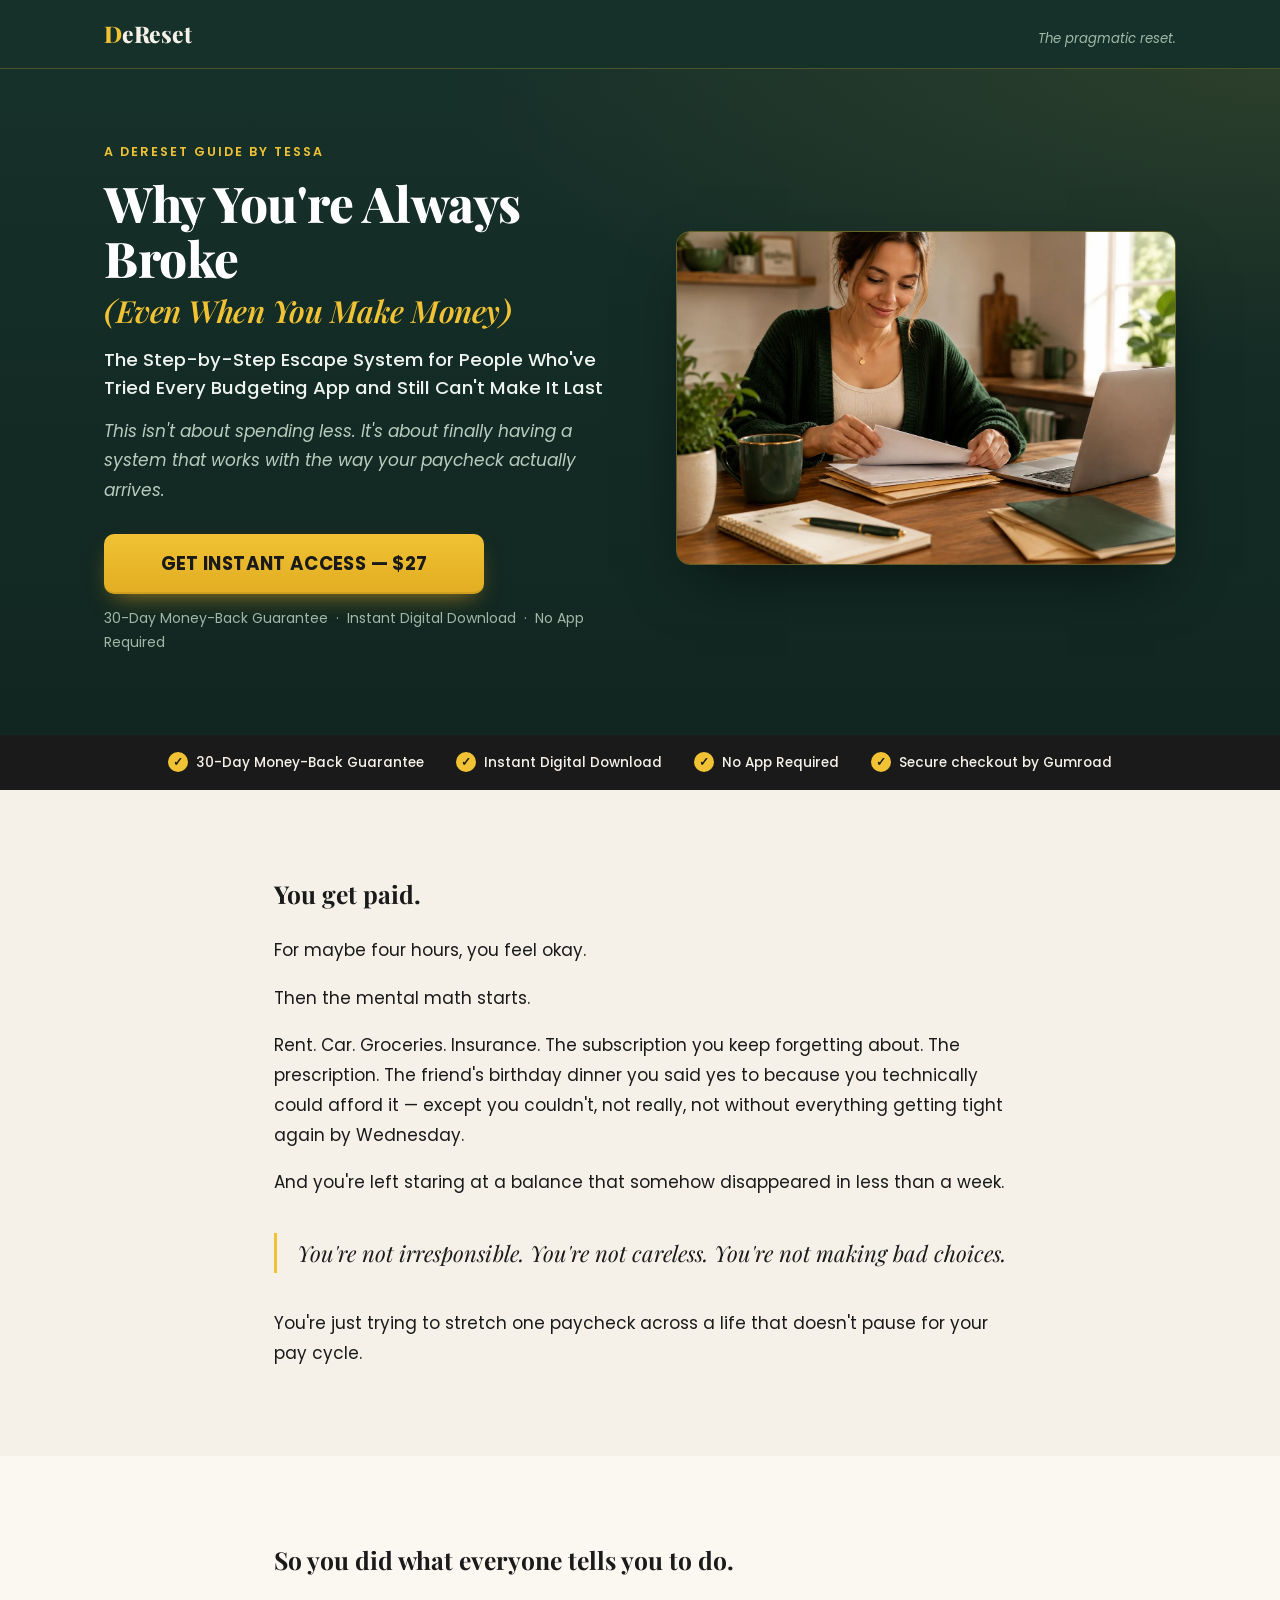
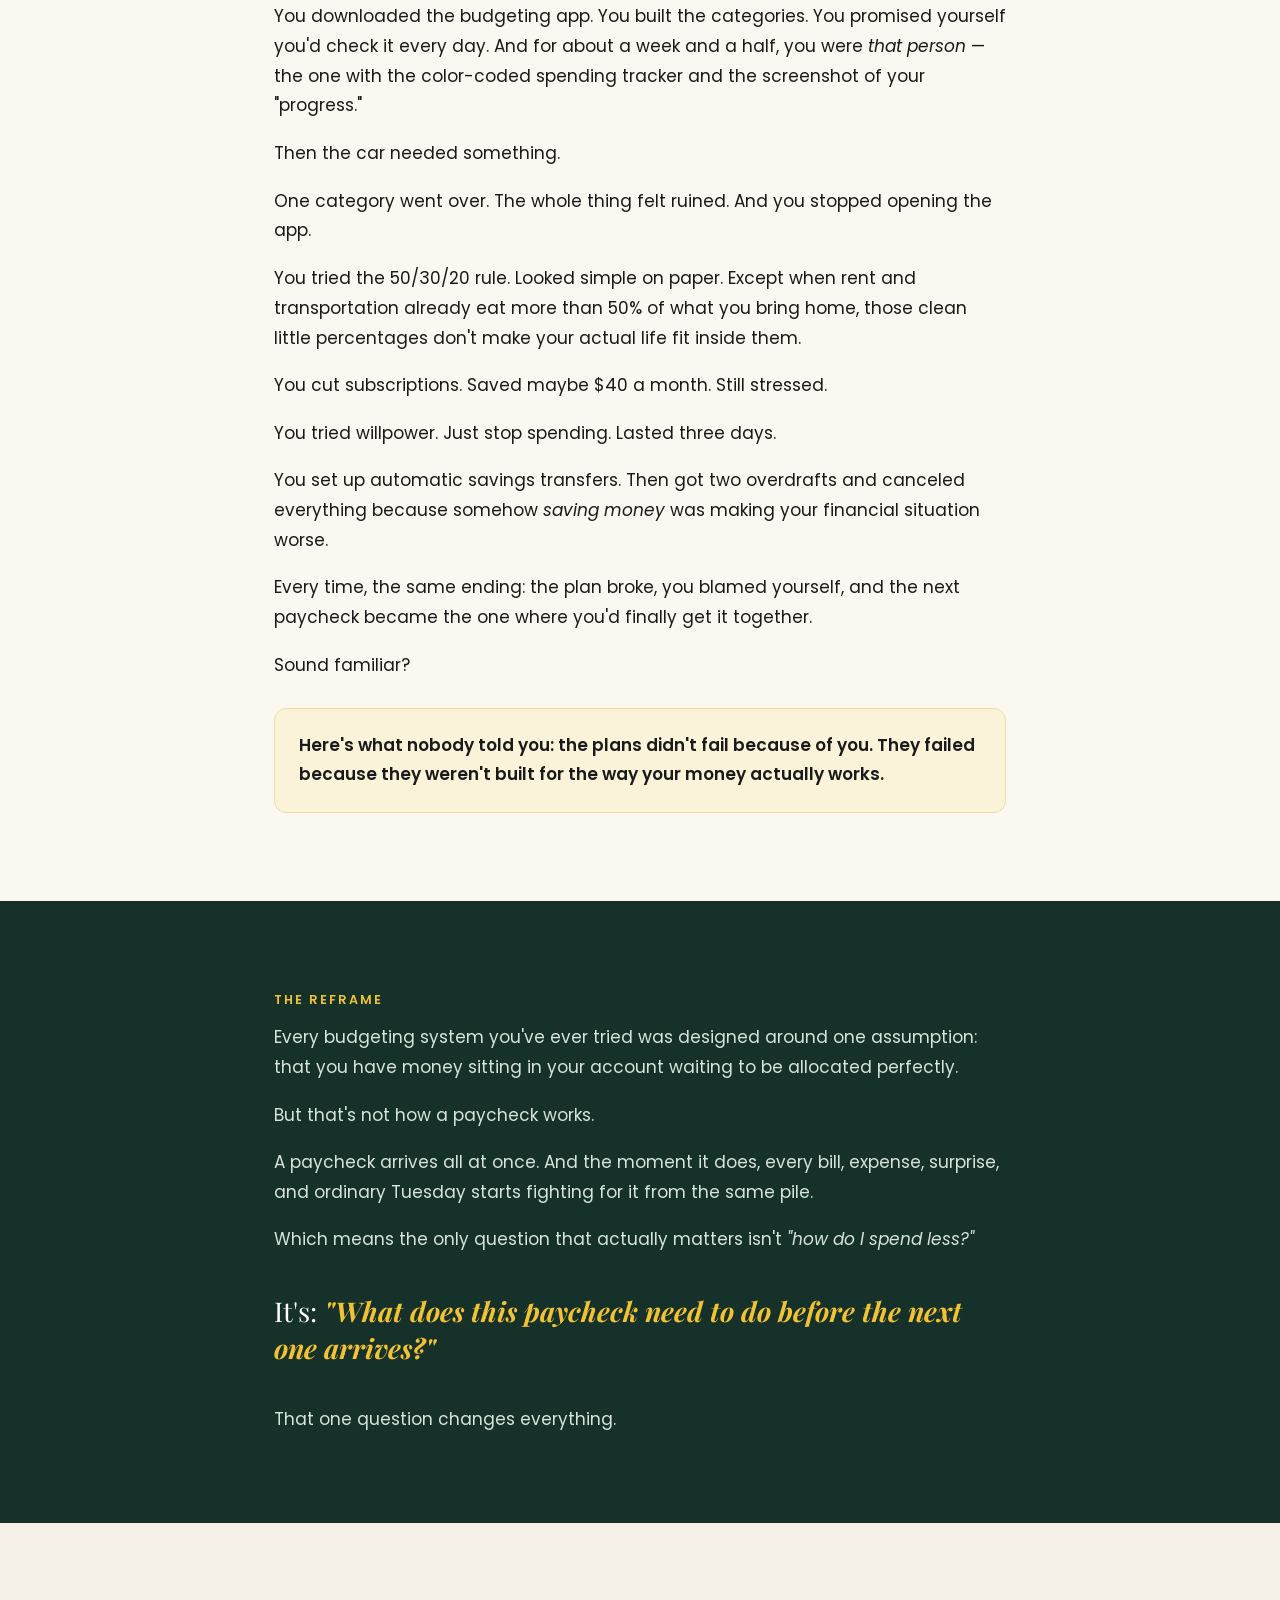
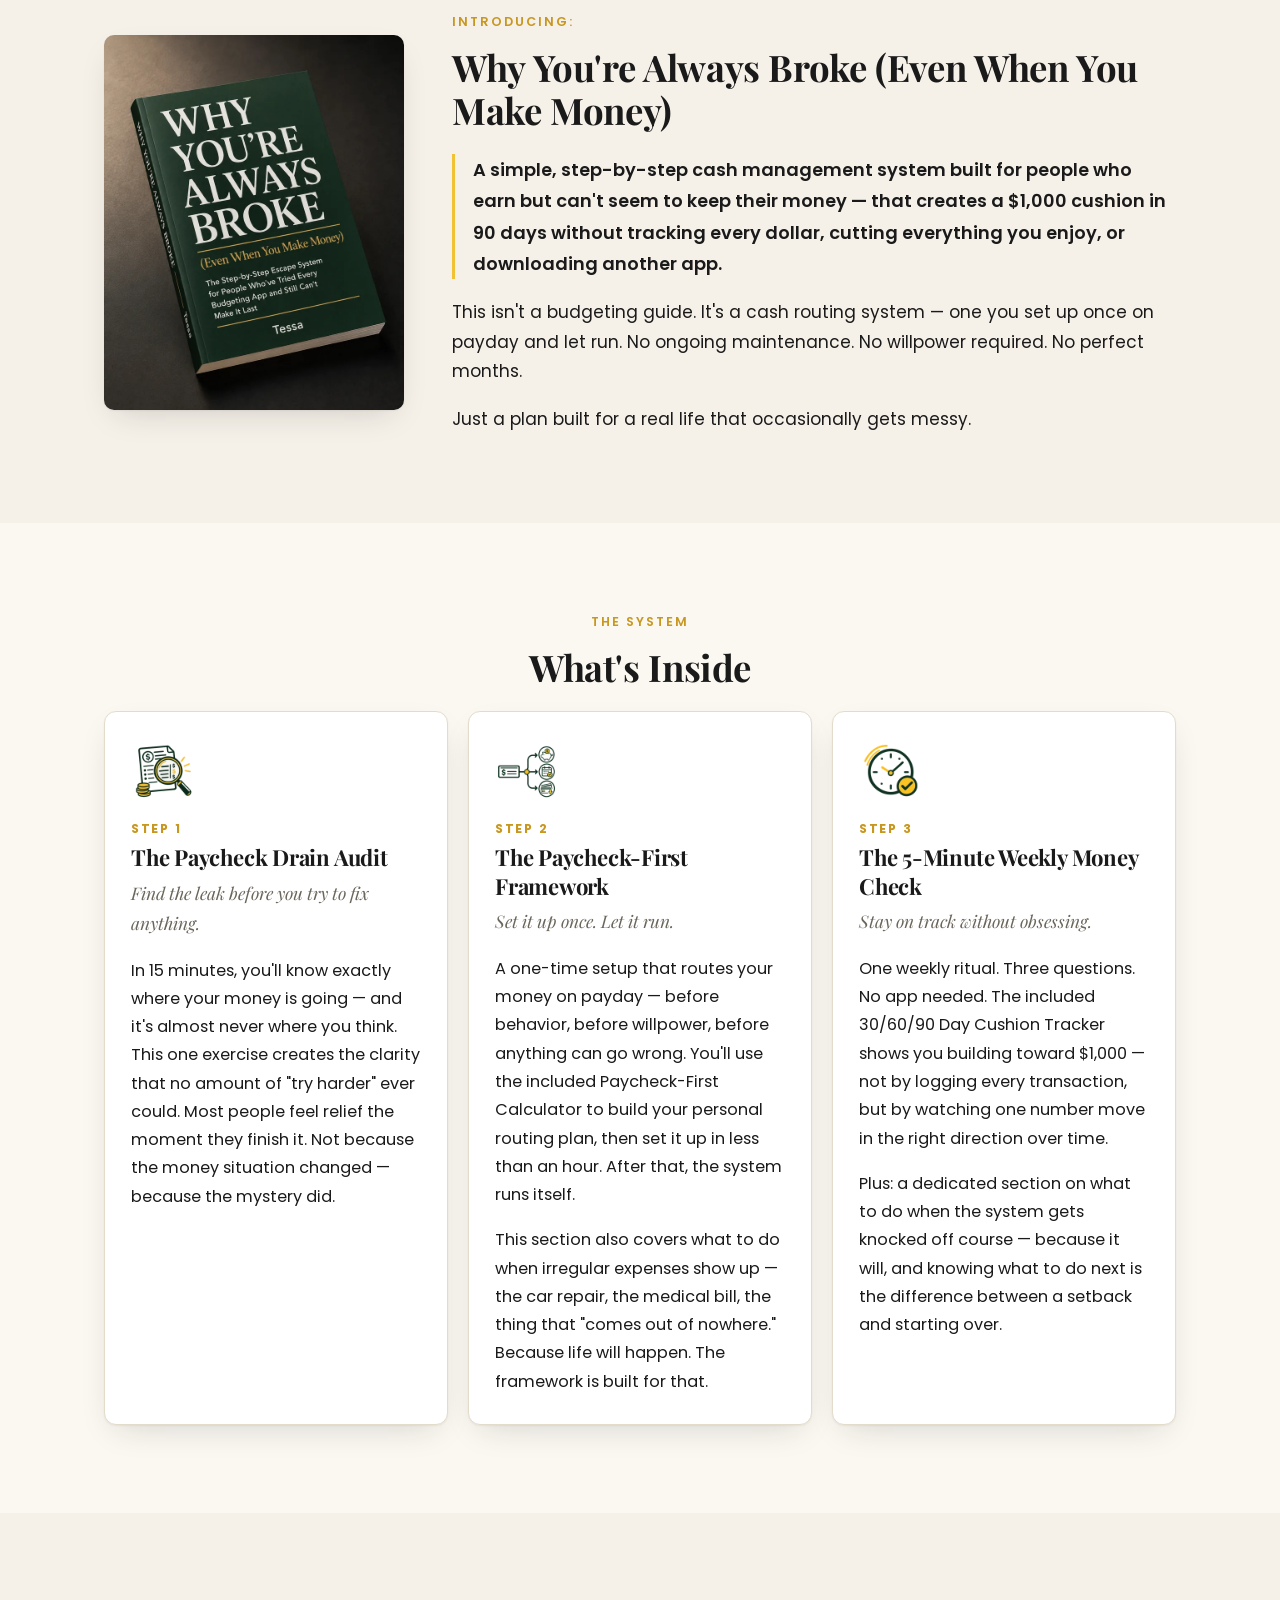
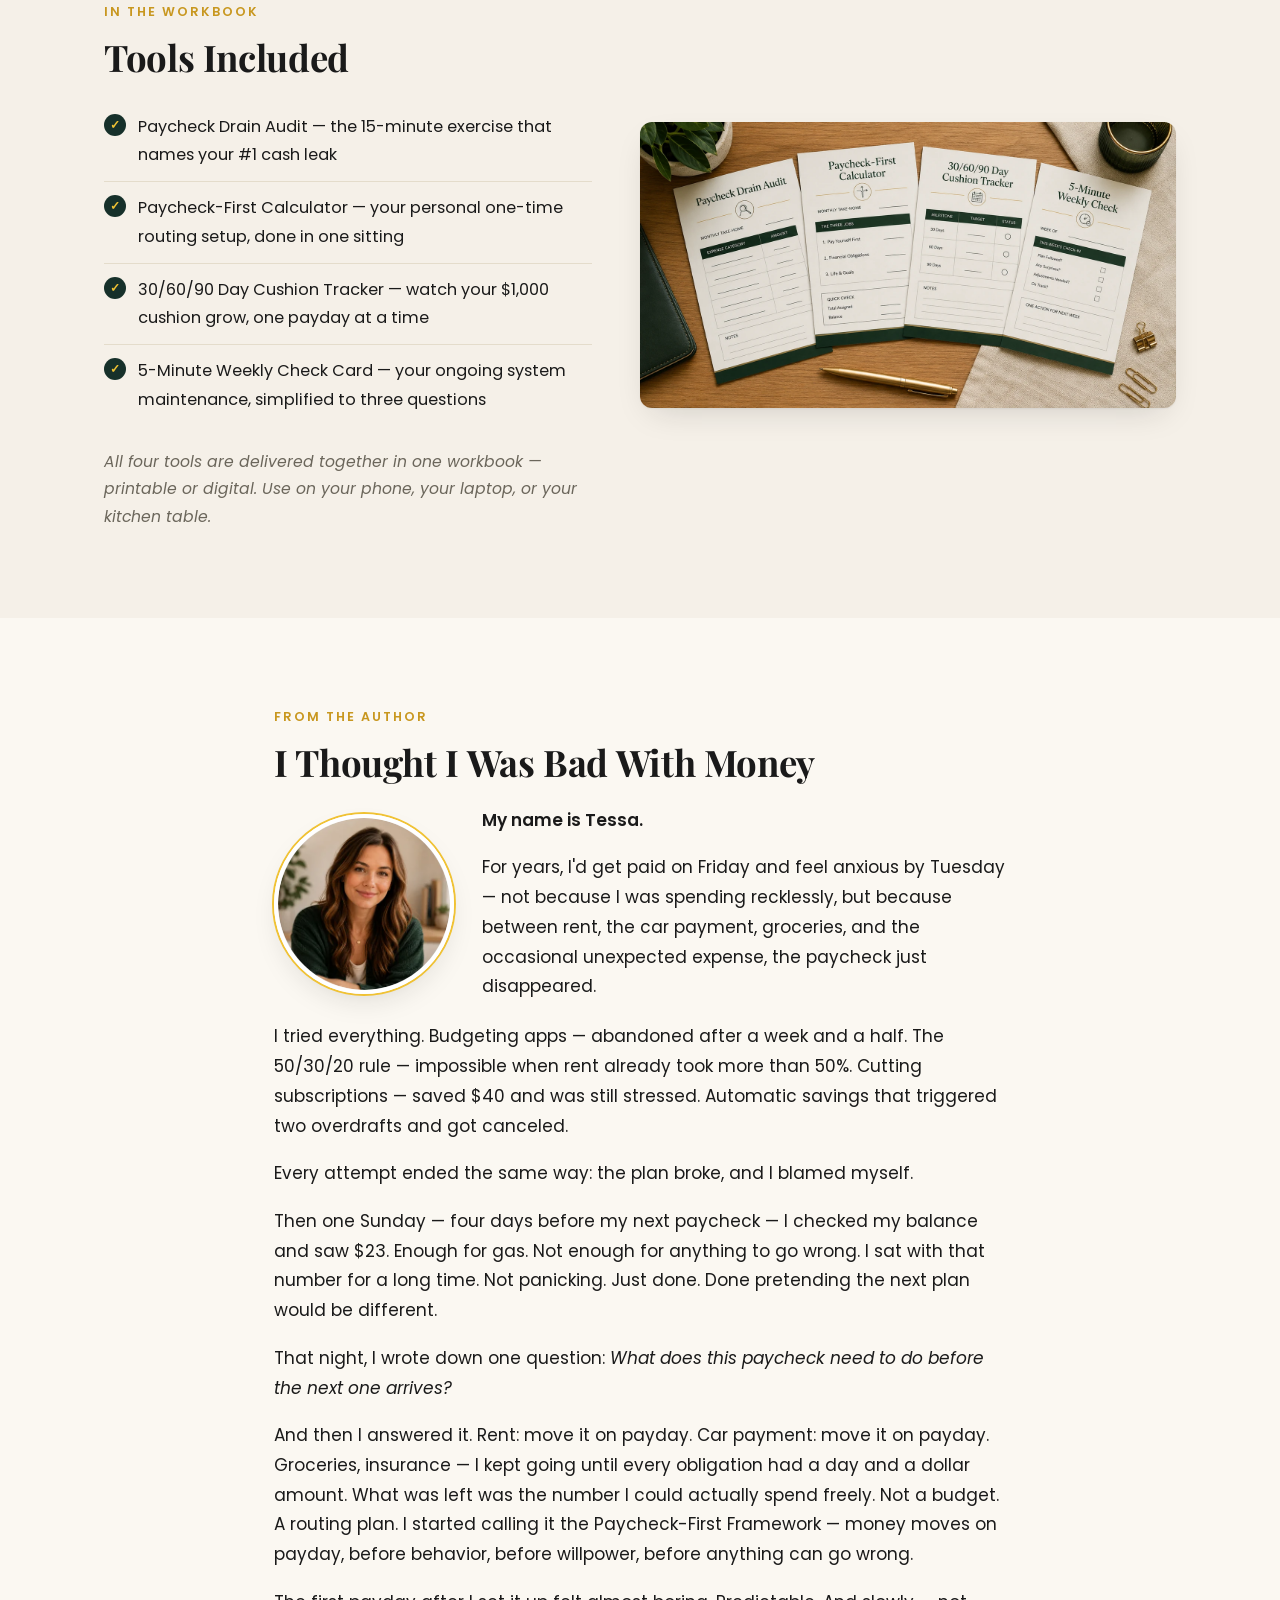
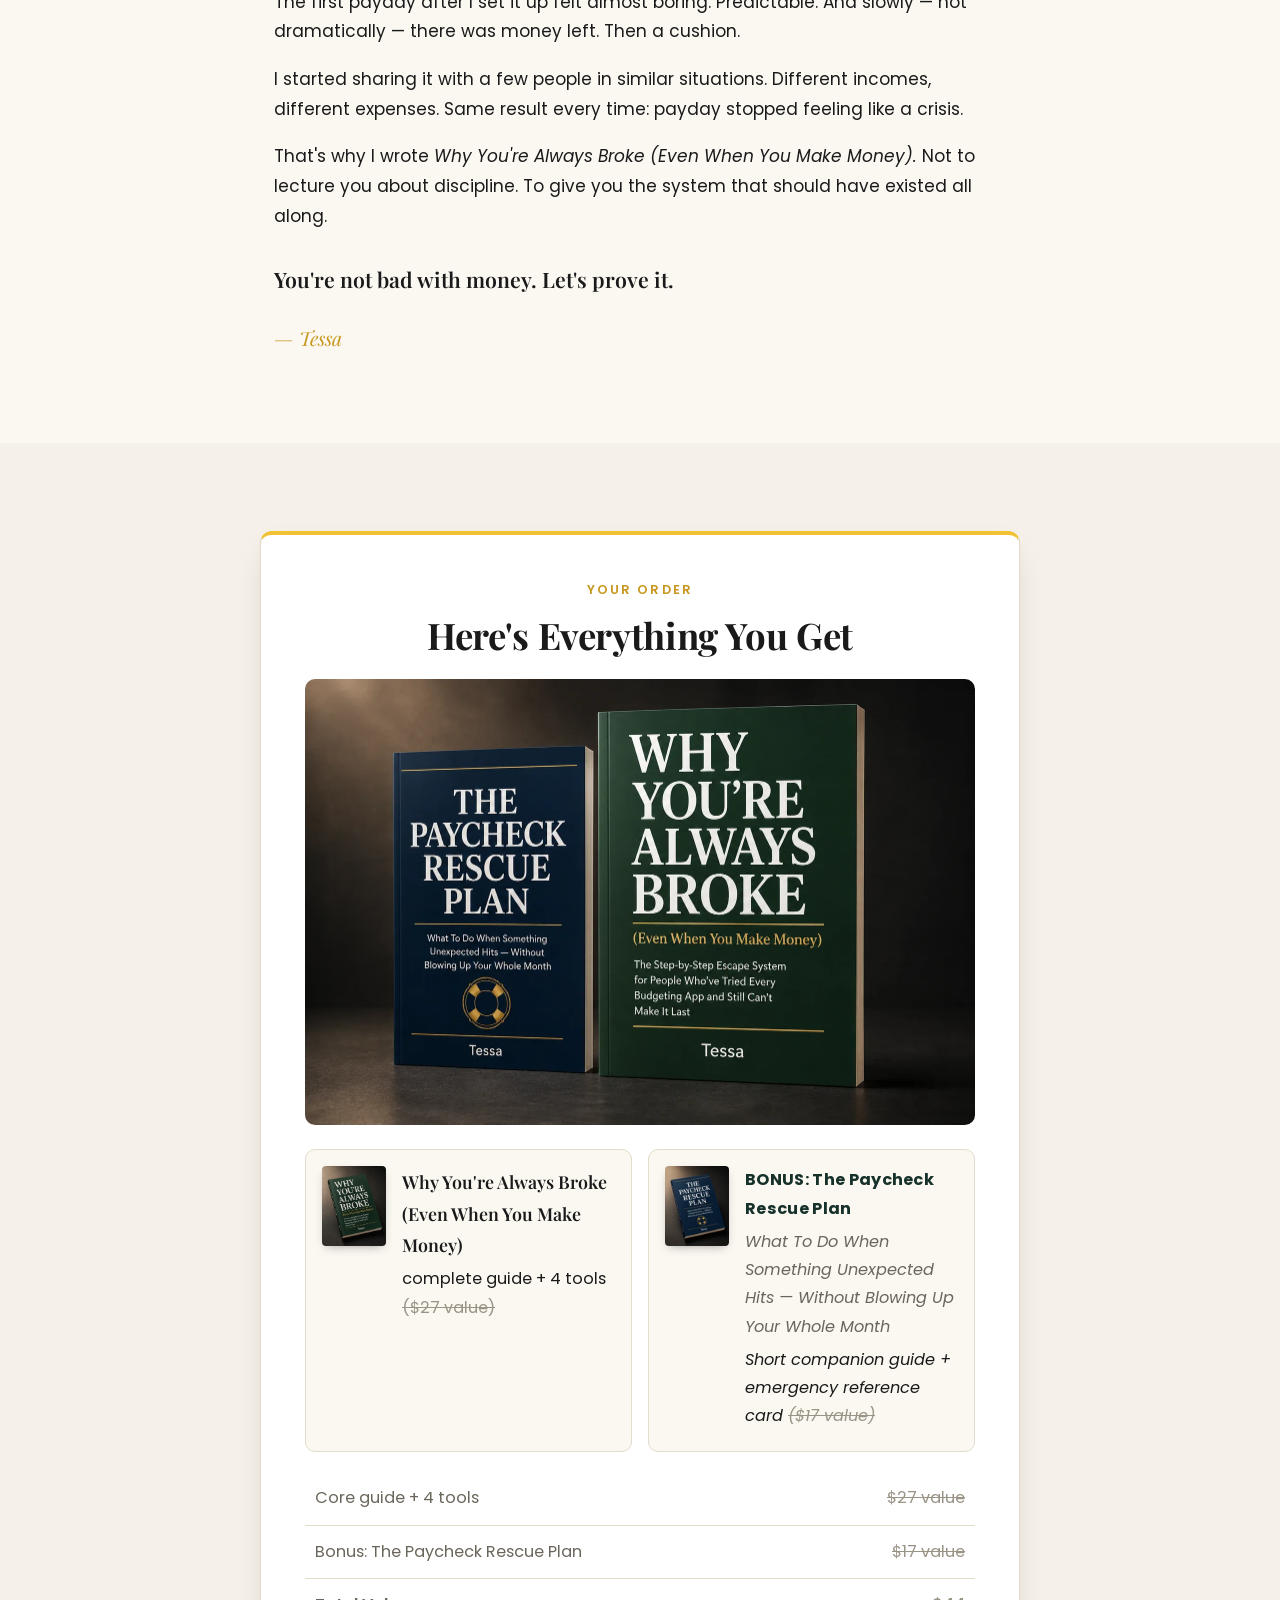
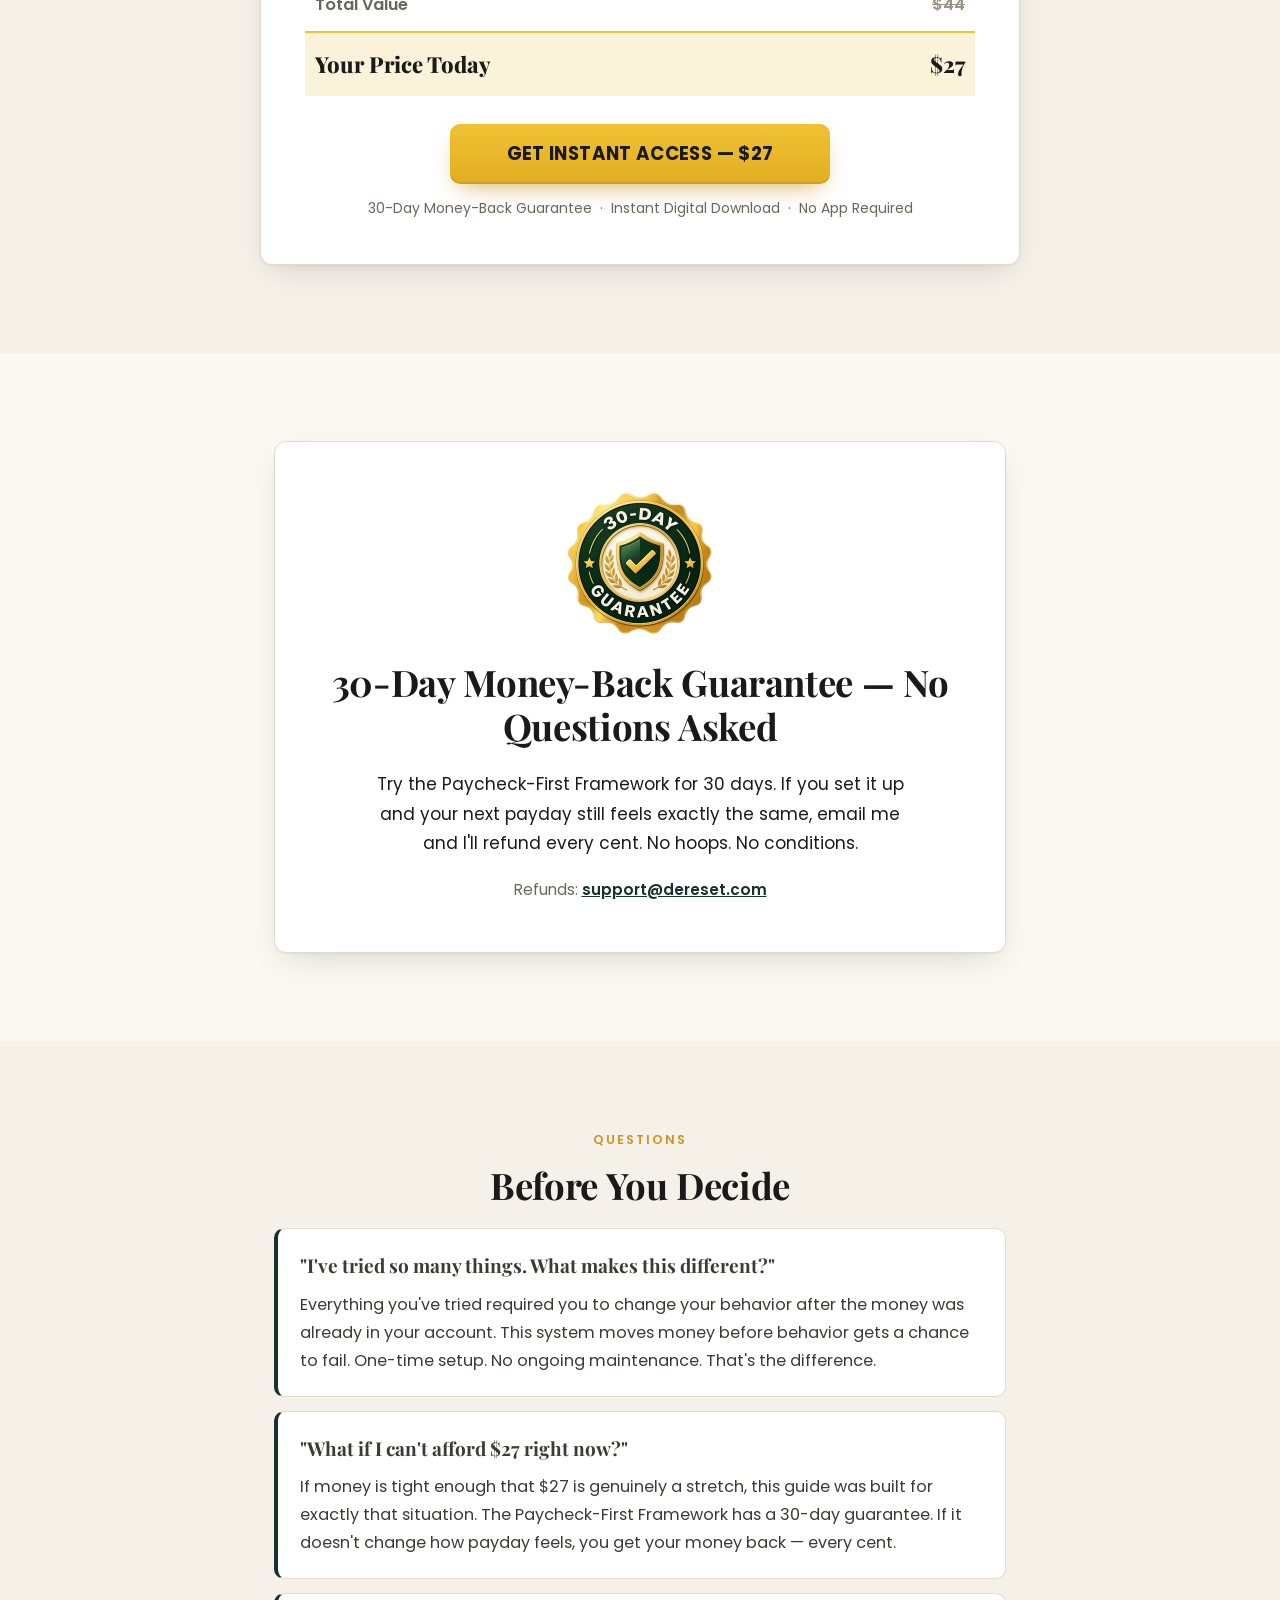
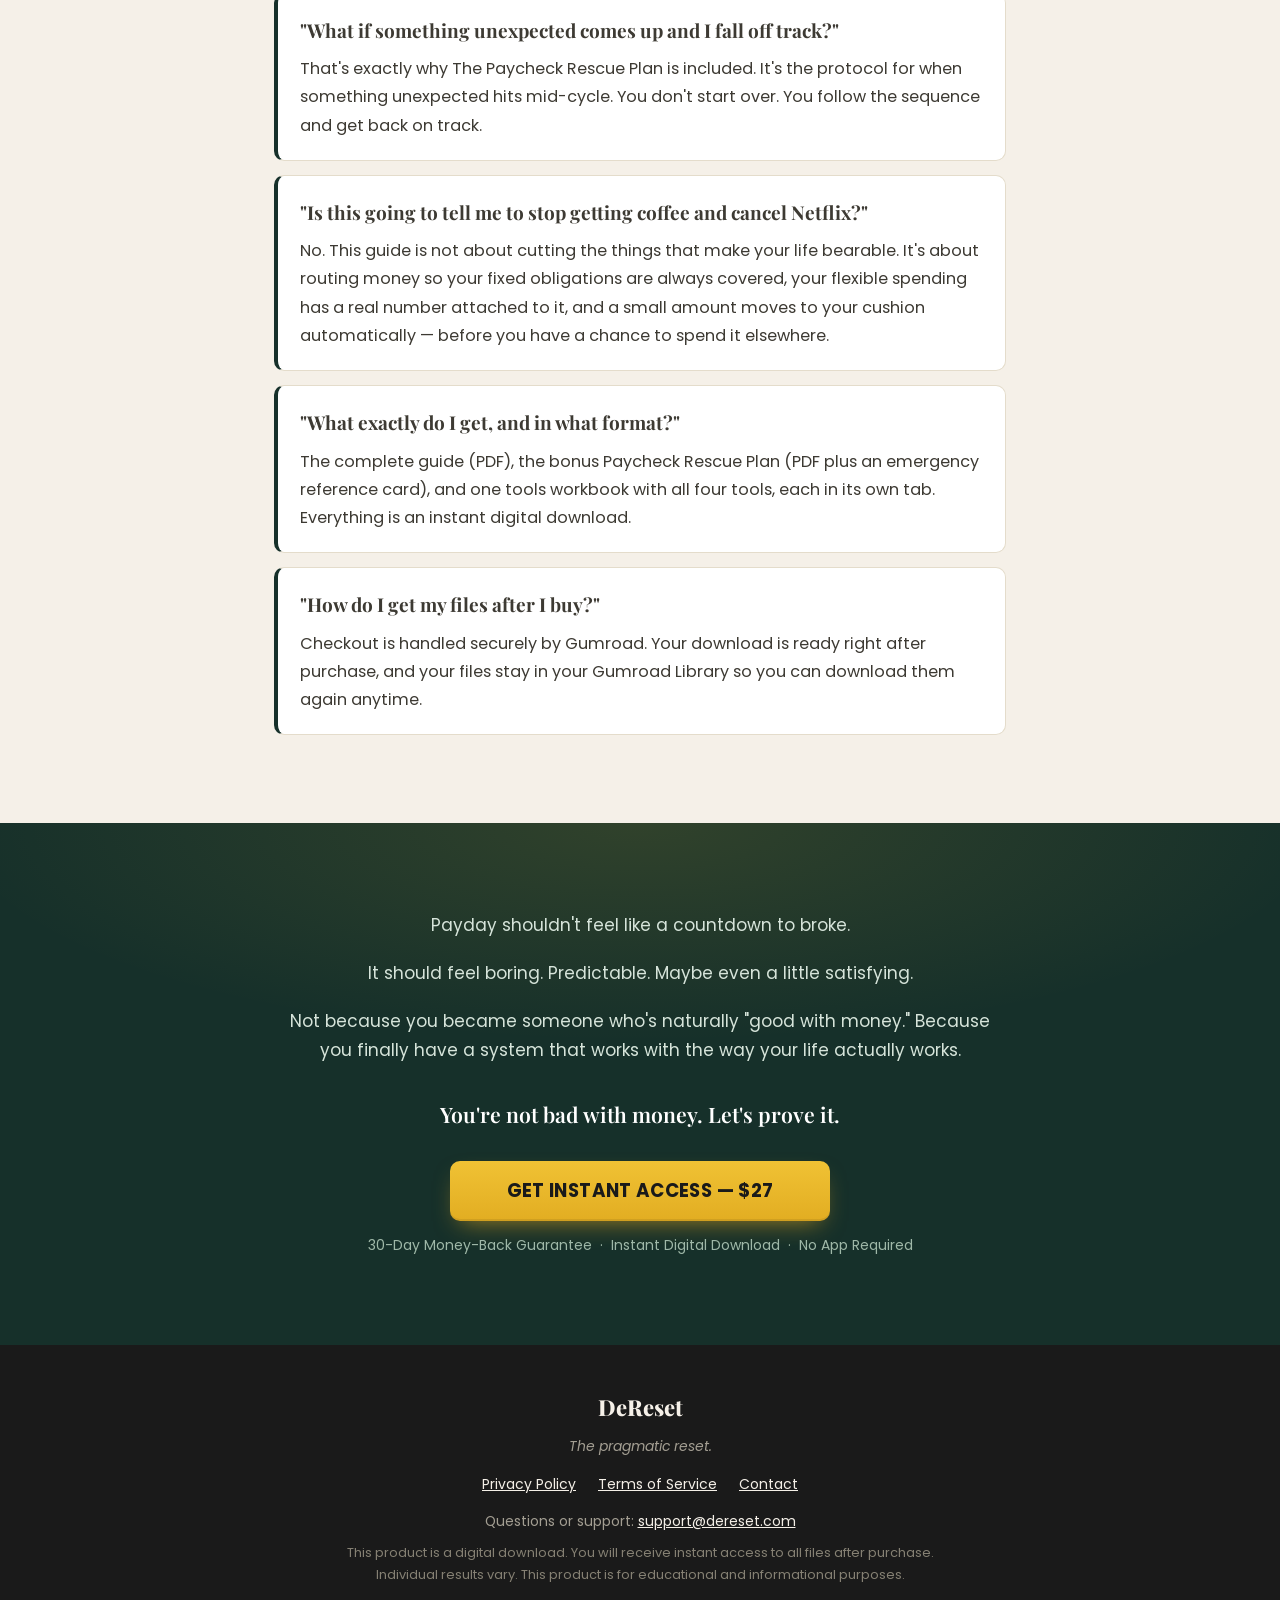
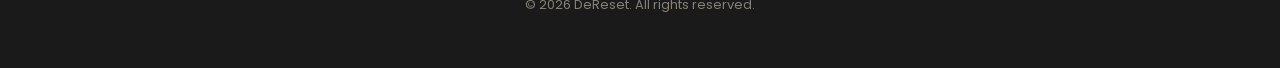
<file: index.html>
<!DOCTYPE html>
<html lang="en">
<head>
<meta charset="UTF-8">
<meta name="viewport" content="width=device-width, initial-scale=1.0">
<title>Why You're Always Broke (Even When You Make Money) | DeReset</title>
<meta name="description" content="The step-by-step escape system for people who've tried every budgeting app and still can't make it last. Build a $1,000 cushion in 90 days — no app, no tracking every dollar. 30-day money-back guarantee.">
<link rel="canonical" href="https://why-youre-always-broke.dereset.com/">
<meta name="theme-color" content="#16302a">
<meta property="og:type" content="product">
<meta property="og:site_name" content="DeReset">
<meta property="og:title" content="Why You're Always Broke (Even When You Make Money)">
<meta property="og:description" content="The step-by-step escape system for people who've tried every budgeting app and still can't make it last.">
<meta property="og:url" content="https://why-youre-always-broke.dereset.com/">
<meta property="og:image" content="https://why-youre-always-broke.dereset.com/assets/hero-paycheck.webp">
<meta name="twitter:card" content="summary_large_image">
<link href="https://fonts.googleapis.com" rel="preconnect">
<link crossorigin="" href="https://fonts.gstatic.com" rel="preconnect">
<link href="https://fonts.googleapis.com/css2?family=Playfair+Display:ital,wght@0,600;0,700;0,800;1,600&amp;family=Poppins:wght@400;500;600;700&amp;display=swap" rel="stylesheet">
<link href="styles/sales.css" rel="stylesheet">
</head>
<body>

<a class="skip-link" href="#main">Skip to content</a>

<header class="brand-bar">
  <div class="container brand-bar-inner">
    <a class="brand-mark" href="https://dereset.com/">DeReset</a>
    <span class="brand-tag">The pragmatic reset.</span>
  </div>
</header>

<main id="main">

<section id="hook" class="hero">
  <div class="container hero-grid">
    <div class="hero-copy">
      <p class="eyebrow eyebrow-gold">A DeReset guide by Tessa</p>
      <h1>Why You're Always Broke <span class="h1-sub">(Even When You Make Money)</span></h1>
      <p class="subheadline">The Step-by-Step Escape System for People Who've Tried Every Budgeting App and Still Can't Make It Last</p>
      <p class="intro-copy">This isn't about spending less. It's about finally having a system that works with the way your paycheck actually arrives.</p>
      <a class="cta-btn" href="https://dereset.gumroad.com/l/why-youre-always-broke">GET INSTANT ACCESS — $27</a>
      <p class="cta-btn-sub">30-Day Money-Back Guarantee &nbsp;·&nbsp; Instant Digital Download &nbsp;·&nbsp; No App Required</p>
    </div>
    <figure class="hero-media">
      <img src="assets/hero-paycheck.webp" alt="Hero emotional visual for Why You're Always Broke (Even When You Make Money)" width="1536" height="1024">
    </figure>
  </div>
</section>

<div class="trust-strip">
  <ul class="container trust-list">
    <li><span class="trust-icon" aria-hidden="true">✓</span>30-Day Money-Back Guarantee</li>
    <li><span class="trust-icon" aria-hidden="true">✓</span>Instant Digital Download</li>
    <li><span class="trust-icon" aria-hidden="true">✓</span>No App Required</li>
    <li><span class="trust-icon" aria-hidden="true">✓</span>Secure checkout by Gumroad</li>
  </ul>
</div>

<section id="pain" class="band band-cream">
  <div class="container narrow prose">
    <p class="lead">You get paid.</p>
    <p>For maybe four hours, you feel okay.</p>
    <p>Then the mental math starts.</p>
    <p>Rent. Car. Groceries. Insurance. The subscription you keep forgetting about. The prescription. The friend's birthday dinner you said yes to because you technically could afford it — except you couldn't, not really, not without everything getting tight again by Wednesday.</p>
    <p>And you're left staring at a balance that somehow disappeared in less than a week.</p>
    <p class="pull">You're not irresponsible. You're not careless. You're not making bad choices.</p>
    <p>You're just trying to stretch one paycheck across a life that doesn't pause for your pay cycle.</p>
  </div>
</section>

<section id="agitation" class="band band-paper">
  <div class="container narrow prose">
    <p class="lead">So you did what everyone tells you to do.</p>
    <p>You downloaded the budgeting app. You built the categories. You promised yourself you'd check it every day. And for about a week and a half, you were <em>that person</em> — the one with the color-coded spending tracker and the screenshot of your "progress."</p>
    <p>Then the car needed something.</p>
    <p>One category went over. The whole thing felt ruined. And you stopped opening the app.</p>
    <p>You tried the 50/30/20 rule. Looked simple on paper. Except when rent and transportation already eat more than 50% of what you bring home, those clean little percentages don't make your actual life fit inside them.</p>
    <p>You cut subscriptions. Saved maybe $40 a month. Still stressed.</p>
    <p>You tried willpower. Just stop spending. Lasted three days.</p>
    <p>You set up automatic savings transfers. Then got two overdrafts and canceled everything because somehow <em>saving money</em> was making your financial situation worse.</p>
    <p>Every time, the same ending: the plan broke, you blamed yourself, and the next paycheck became the one where you'd finally get it together.</p>
    <p>Sound familiar?</p>
    <p class="callout"><strong>Here's what nobody told you: the plans didn't fail because of you. They failed because they weren't built for the way your money actually works.</strong></p>
  </div>
</section>

<section id="mechanism" class="band band-dark">
  <div class="container narrow prose">
    <p class="eyebrow eyebrow-gold">The reframe</p>
    <p>Every budgeting system you've ever tried was designed around one assumption: that you have money sitting in your account waiting to be allocated perfectly.</p>
    <p>But that's not how a paycheck works.</p>
    <p>A paycheck arrives all at once. And the moment it does, every bill, expense, surprise, and ordinary Tuesday starts fighting for it from the same pile.</p>
    <p>Which means the only question that actually matters isn't <em>"how do I spend less?"</em></p>
    <p class="big-question">It's: <strong><em>"What does this paycheck need to do before the next one arrives?"</em></strong></p>
    <p>That one question changes everything.</p>
  </div>
</section>

<section id="solution" class="band band-cream">
  <div class="container">
    <div class="solution-grid">
      <figure class="solution-media">
        <img src="assets/core-guide-cover-mockup.webp" alt="Why You're Always Broke (Even When You Make Money) — eBook cover mockup" width="960" height="1200">
      </figure>
      <div class="prose">
        <p class="eyebrow"><em>Introducing:</em></p>
        <h2>Why You're Always Broke (Even When You Make Money)</h2>
        <p class="solution-summary"><strong>A simple, step-by-step cash management system built for people who earn but can't seem to keep their money — that creates a $1,000 cushion in 90 days without tracking every dollar, cutting everything you enjoy, or downloading another app.</strong></p>
        <p>This isn't a budgeting guide. It's a cash routing system — one you set up once on payday and let run. No ongoing maintenance. No willpower required. No perfect months.</p>
        <p>Just a plan built for a real life that occasionally gets messy.</p>
      </div>
    </div>
  </div>
</section>

<section id="whats-inside" class="band band-paper">
  <div class="container">
    <p class="eyebrow center">The system</p>
    <h2 class="center">What's Inside</h2>
    <div class="steps">
      <article class="step-card">
        <img class="step-icon" src="assets/icon-step-1-drain-audit.webp" alt="Step 1 icon — Paycheck Drain Audit" width="160" height="160">
        <p class="step-label">Step 1</p>
        <h3>The Paycheck Drain Audit</h3>
        <p class="step-sub">Find the leak before you try to fix anything.</p>
        <p>In 15 minutes, you'll know exactly where your money is going — and it's almost never where you think. This one exercise creates the clarity that no amount of "try harder" ever could. Most people feel relief the moment they finish it. Not because the money situation changed — because the mystery did.</p>
      </article>
      <article class="step-card">
        <img class="step-icon" src="assets/icon-step-2-paycheck-first.webp" alt="Step 2 icon — Paycheck-First Framework" width="160" height="160">
        <p class="step-label">Step 2</p>
        <h3>The Paycheck-First Framework</h3>
        <p class="step-sub">Set it up once. Let it run.</p>
        <p>A one-time setup that routes your money on payday — before behavior, before willpower, before anything can go wrong. You'll use the included Paycheck-First Calculator to build your personal routing plan, then set it up in less than an hour. After that, the system runs itself.</p>
        <p>This section also covers what to do when irregular expenses show up — the car repair, the medical bill, the thing that "comes out of nowhere." Because life will happen. The framework is built for that.</p>
      </article>
      <article class="step-card">
        <img class="step-icon" src="assets/icon-step-3-weekly-check.webp" alt="Step 3 icon — 5-Minute Weekly Check" width="160" height="160">
        <p class="step-label">Step 3</p>
        <h3>The 5-Minute Weekly Money Check</h3>
        <p class="step-sub">Stay on track without obsessing.</p>
        <p>One weekly ritual. Three questions. No app needed. The included 30/60/90 Day Cushion Tracker shows you building toward $1,000 — not by logging every transaction, but by watching one number move in the right direction over time.</p>
        <p>Plus: a dedicated section on what to do when the system gets knocked off course — because it will, and knowing what to do next is the difference between a setback and starting over.</p>
      </article>
    </div>
  </div>
</section>

<section id="tools" class="band band-cream">
  <div class="container">
    <div class="tools-grid">
      <div>
        <p class="eyebrow">In the workbook</p>
        <h2>Tools Included</h2>
        <ul class="tools-list">
          <li>Paycheck Drain Audit — the 15-minute exercise that names your #1 cash leak</li>
          <li>Paycheck-First Calculator — your personal one-time routing setup, done in one sitting</li>
          <li>30/60/90 Day Cushion Tracker — watch your $1,000 cushion grow, one payday at a time</li>
          <li>5-Minute Weekly Check Card — your ongoing system maintenance, simplified to three questions</li>
        </ul>
        <p class="note"><em>All four tools are delivered together in one workbook — printable or digital. Use on your phone, your laptop, or your kitchen table.</em></p>
      </div>
      <figure class="tools-media">
        <img src="assets/tools-workbook-flatlay.webp" alt="Flat-lay mockup of the tools workbook — Paycheck Drain Audit, Calculator, Tracker, and Weekly Check Card" width="1717" height="916">
      </figure>
    </div>
  </div>
</section>

<section id="creator-story" class="band band-paper">
  <div class="container narrow prose">
    <p class="eyebrow">From the author</p>
    <h2>I Thought I Was Bad With Money</h2>
    <div class="creator-intro">
      <img class="creator-photo" src="assets/creator-tessa.webp" alt="Photo of Tessa, creator of Why You're Always Broke (Even When You Make Money)" width="440" height="440">
      <div>
        <p><strong>My name is Tessa.</strong></p>
        <p>For years, I'd get paid on Friday and feel anxious by Tuesday — not because I was spending recklessly, but because between rent, the car payment, groceries, and the occasional unexpected expense, the paycheck just disappeared.</p>
      </div>
    </div>
    <p>I tried everything. Budgeting apps — abandoned after a week and a half. The 50/30/20 rule — impossible when rent already took more than 50%. Cutting subscriptions — saved $40 and was still stressed. Automatic savings that triggered two overdrafts and got canceled.</p>
    <p>Every attempt ended the same way: the plan broke, and I blamed myself.</p>
    <p>Then one Sunday — four days before my next paycheck — I checked my balance and saw $23. Enough for gas. Not enough for anything to go wrong. I sat with that number for a long time. Not panicking. Just done. Done pretending the next plan would be different.</p>
    <p>That night, I wrote down one question: <em>What does this paycheck need to do before the next one arrives?</em></p>
    <p>And then I answered it. Rent: move it on payday. Car payment: move it on payday. Groceries, insurance — I kept going until every obligation had a day and a dollar amount. What was left was the number I could actually spend freely. Not a budget. A routing plan. I started calling it the Paycheck-First Framework — money moves on payday, before behavior, before willpower, before anything can go wrong.</p>
    <p>The first payday after I set it up felt almost boring. Predictable. And slowly — not dramatically — there was money left. Then a cushion.</p>
    <p>I started sharing it with a few people in similar situations. Different incomes, different expenses. Same result every time: payday stopped feeling like a crisis.</p>
    <p>That's why I wrote <em>Why You're Always Broke (Even When You Make Money).</em> Not to lecture you about discipline. To give you the system that should have existed all along.</p>
    <p class="signoff"><strong>You're not bad with money. Let's prove it.</strong></p>
    <p class="signature">— Tessa</p>
  </div>
</section>

<section id="offer-stack" class="band band-cream">
  <div class="container">
    <div class="offer-card">
      <p class="eyebrow center">Your order</p>
      <h2 class="center">Here's Everything You Get</h2>
      <figure class="offer-hero">
        <img src="assets/bundle-offer-stack.webp" alt="Core guide plus Paycheck Rescue Plan bonus bundle, shown together" width="1536" height="1024">
      </figure>
      <div class="offer-items">
        <div class="offer-item">
          <img src="assets/core-guide-cover-mockup.webp" alt="" width="960" height="1200" class="offer-thumb">
          <div>
            <p class="offer-item-title"><strong>Why You're Always Broke (Even When You Make Money)</strong></p>
            <p>complete guide + 4 tools <del>($27 value)</del></p>
          </div>
        </div>
        <div class="offer-item">
          <img src="assets/bonus-rescue-plan-mockup.webp" alt="The Paycheck Rescue Plan — bonus eBook cover mockup" width="720" height="900" class="offer-thumb">
          <div>
            <p class="bonus-label">BONUS: The Paycheck Rescue Plan</p>
            <p class="bonus-sub">What To Do When Something Unexpected Hits — Without Blowing Up Your Whole Month</p>
            <p><em>Short companion guide + emergency reference card <del>($17 value)</del></em></p>
          </div>
        </div>
      </div>
      <table class="offer-table">
        <tr class="value-row"><td>Core guide + 4 tools</td><td><del>$27 value</del></td></tr>
        <tr class="value-row"><td>Bonus: The Paycheck Rescue Plan</td><td><del>$17 value</del></td></tr>
        <tr class="value-row"><td><strong>Total Value</strong></td><td><strong><del>$44</del></strong></td></tr>
        <tr class="total-row"><td>Your Price Today</td><td>$27</td></tr>
      </table>
      <a class="cta-btn" href="https://dereset.gumroad.com/l/why-youre-always-broke">GET INSTANT ACCESS — $27</a>
      <p class="cta-btn-sub">30-Day Money-Back Guarantee &nbsp;·&nbsp; Instant Digital Download &nbsp;·&nbsp; No App Required</p>
    </div>
  </div>
</section>

<section id="guarantee" class="band band-paper">
  <div class="container narrow">
    <div class="guarantee-box">
      <img class="guarantee-seal" src="assets/guarantee-seal-30-day.webp" alt="30-day money-back guarantee badge" width="360" height="360">
      <h2>30-Day Money-Back Guarantee — No Questions Asked</h2>
      <p>Try the Paycheck-First Framework for 30 days. If you set it up and your next payday still feels exactly the same, email me and I'll refund every cent. No hoops. No conditions.</p>
      <p class="guarantee-contact">Refunds: <a href="mailto:support@dereset.com">support@dereset.com</a></p>
    </div>
  </div>
</section>

<section id="objections" class="band band-cream">
  <div class="container narrow">
    <p class="eyebrow center">Questions</p>
    <h2 class="center">Before You Decide</h2>
    <div class="faq">
      <div class="objection">
        <p class="objection-q">"I've tried so many things. What makes this different?"</p>
        <p>Everything you've tried required you to change your behavior after the money was already in your account. This system moves money before behavior gets a chance to fail. One-time setup. No ongoing maintenance. That's the difference.</p>
      </div>
      <div class="objection">
        <p class="objection-q">"What if I can't afford $27 right now?"</p>
        <p>If money is tight enough that $27 is genuinely a stretch, this guide was built for exactly that situation. The Paycheck-First Framework has a 30-day guarantee. If it doesn't change how payday feels, you get your money back — every cent.</p>
      </div>
      <div class="objection">
        <p class="objection-q">"What if something unexpected comes up and I fall off track?"</p>
        <p>That's exactly why The Paycheck Rescue Plan is included. It's the protocol for when something unexpected hits mid-cycle. You don't start over. You follow the sequence and get back on track.</p>
      </div>
      <div class="objection">
        <p class="objection-q">"Is this going to tell me to stop getting coffee and cancel Netflix?"</p>
        <p>No. This guide is not about cutting the things that make your life bearable. It's about routing money so your fixed obligations are always covered, your flexible spending has a real number attached to it, and a small amount moves to your cushion automatically — before you have a chance to spend it elsewhere.</p>
      </div>
      <div class="objection">
        <p class="objection-q">"What exactly do I get, and in what format?"</p>
        <p>The complete guide (PDF), the bonus Paycheck Rescue Plan (PDF plus an emergency reference card), and one tools workbook with all four tools, each in its own tab. Everything is an instant digital download.</p>
      </div>
      <div class="objection">
        <p class="objection-q">"How do I get my files after I buy?"</p>
        <p>Checkout is handled securely by Gumroad. Your download is ready right after purchase, and your files stay in your Gumroad Library so you can download them again anytime.</p>
      </div>
    </div>
  </div>
</section>

<section id="cta-close" class="band band-dark">
  <div class="container narrow prose center-block">
    <p>Payday shouldn't feel like a countdown to broke.</p>
    <p>It should feel boring. Predictable. Maybe even a little satisfying.</p>
    <p>Not because you became someone who's naturally "good with money." Because you finally have a system that works with the way your life actually works.</p>
    <p class="signoff"><strong>You're not bad with money. Let's prove it.</strong></p>
    <a class="cta-btn" href="https://dereset.gumroad.com/l/why-youre-always-broke">GET INSTANT ACCESS — $27</a>
    <p class="cta-btn-sub">30-Day Money-Back Guarantee &nbsp;·&nbsp; Instant Digital Download &nbsp;·&nbsp; No App Required</p>
  </div>
</section>

</main>

<footer class="site-footer">
  <div class="container">
    <p class="footer-brand"><a href="https://dereset.com/">DeReset</a></p>
    <p class="footer-tag">The pragmatic reset.</p>
    <nav class="footer-links" aria-label="Legal">
      <a href="https://dereset.com/privacy">Privacy Policy</a>
      <a href="https://dereset.com/terms">Terms of Service</a>
      <a href="https://dereset.com/contact">Contact</a>
    </nav>
    <p>Questions or support: <a href="mailto:support@dereset.com">support@dereset.com</a></p>
    <p class="footer-fine">This product is a digital download. You will receive instant access to all files after purchase. Individual results vary. This product is for educational and informational purposes.</p>
    <p class="footer-fine">© 2026 DeReset. All rights reserved.</p>
  </div>
</footer>

</body>
</html>
</file>
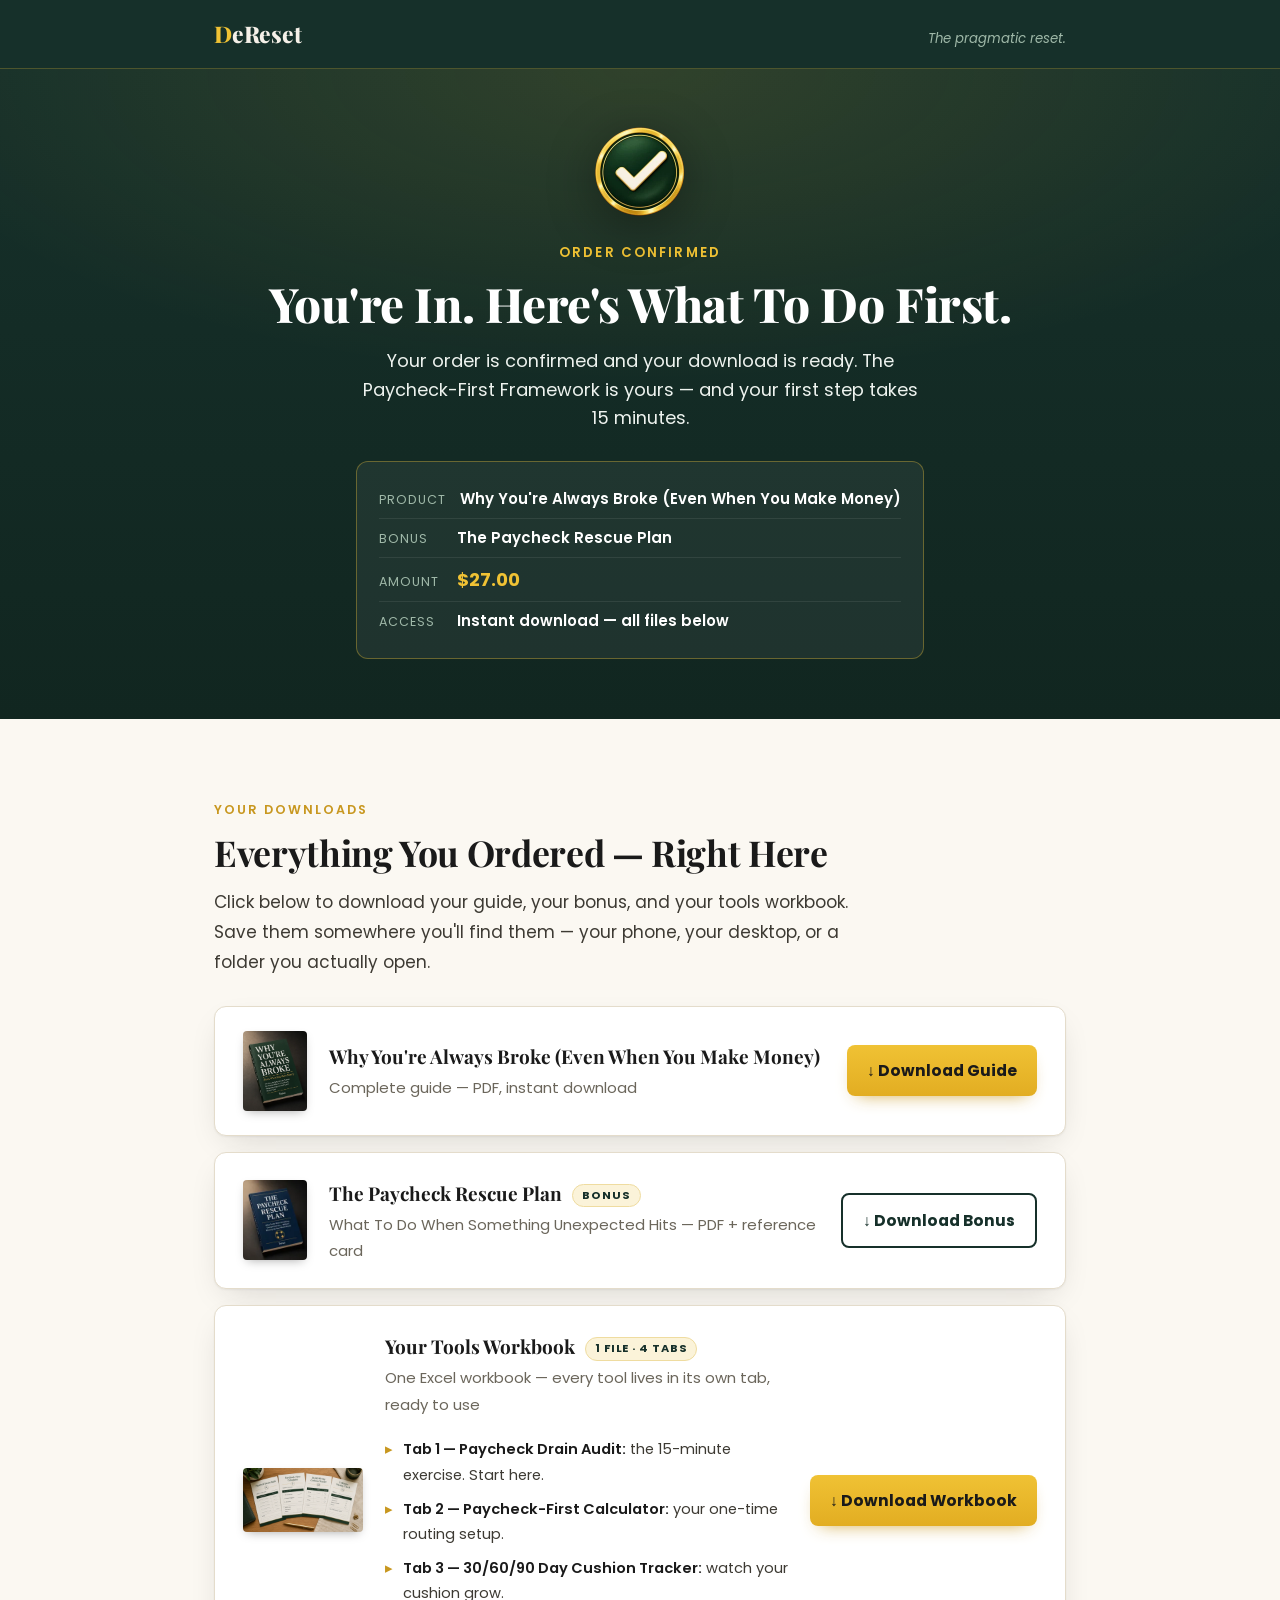
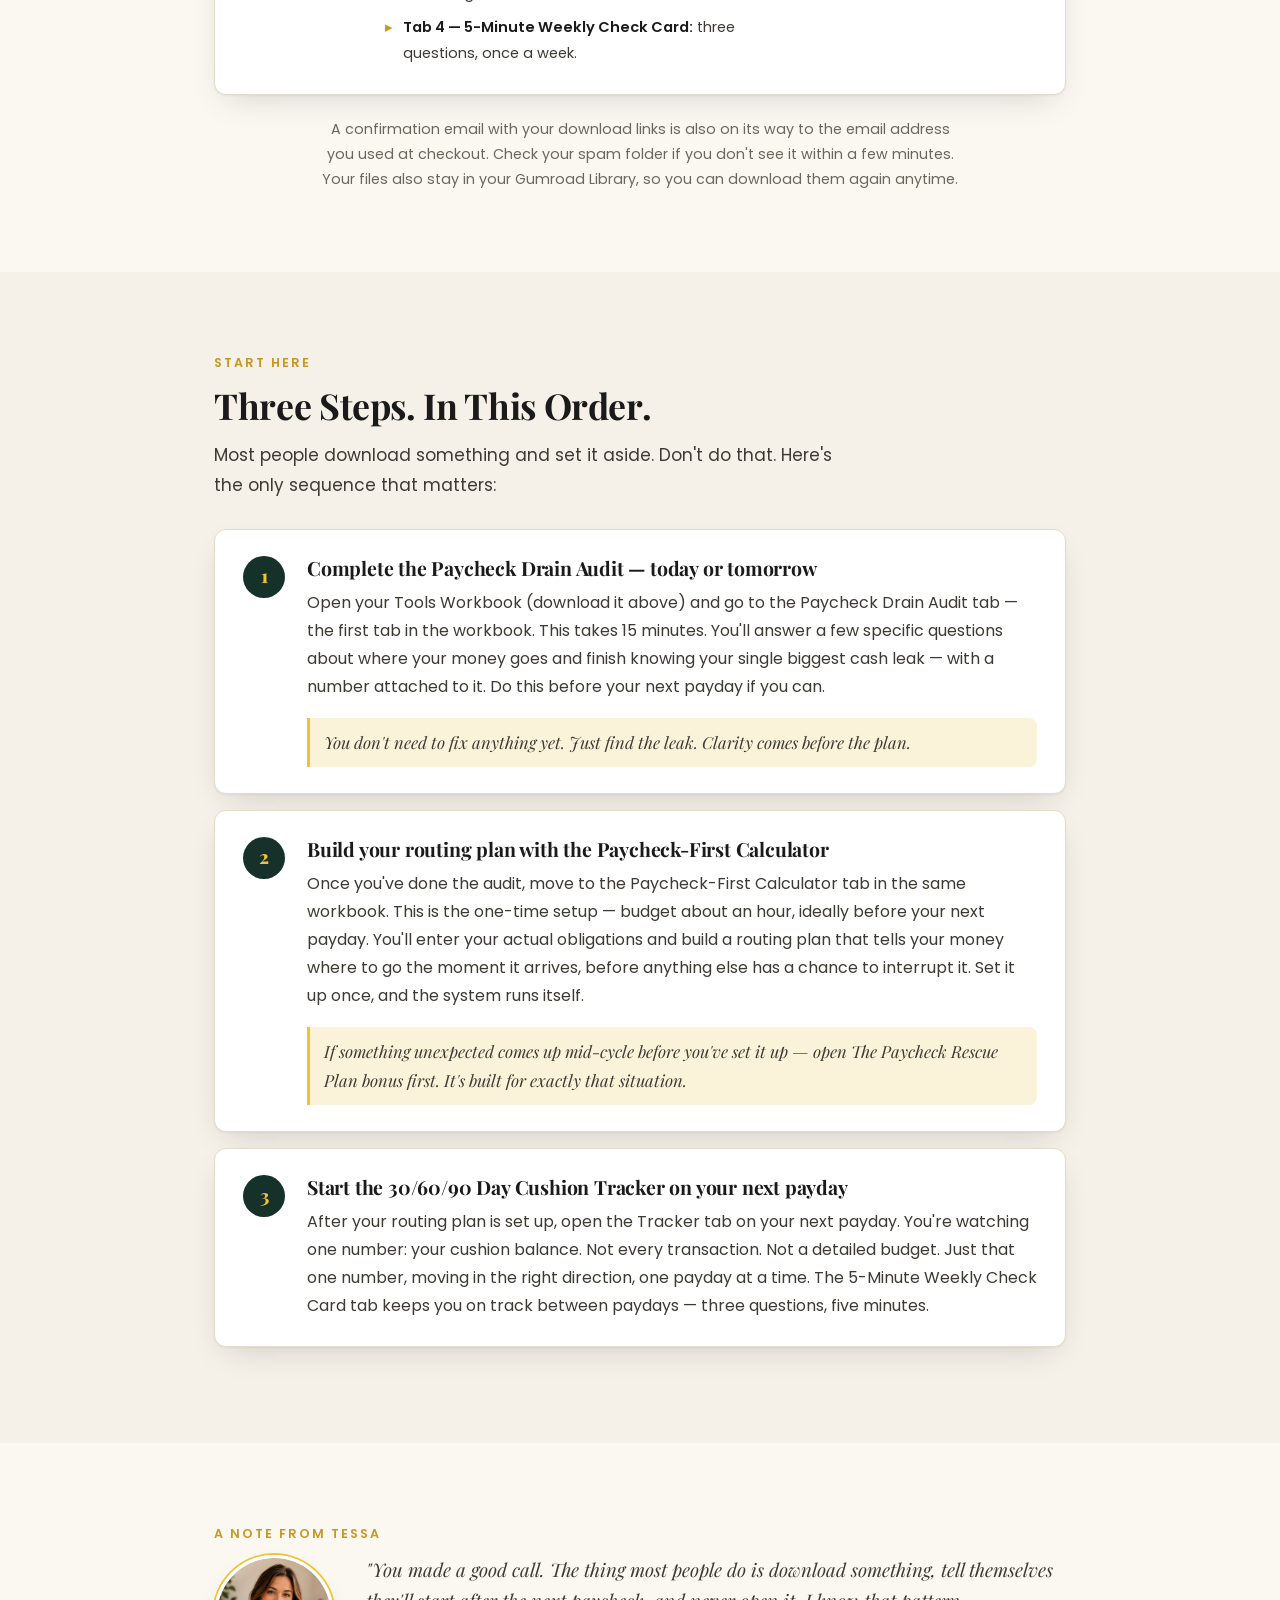
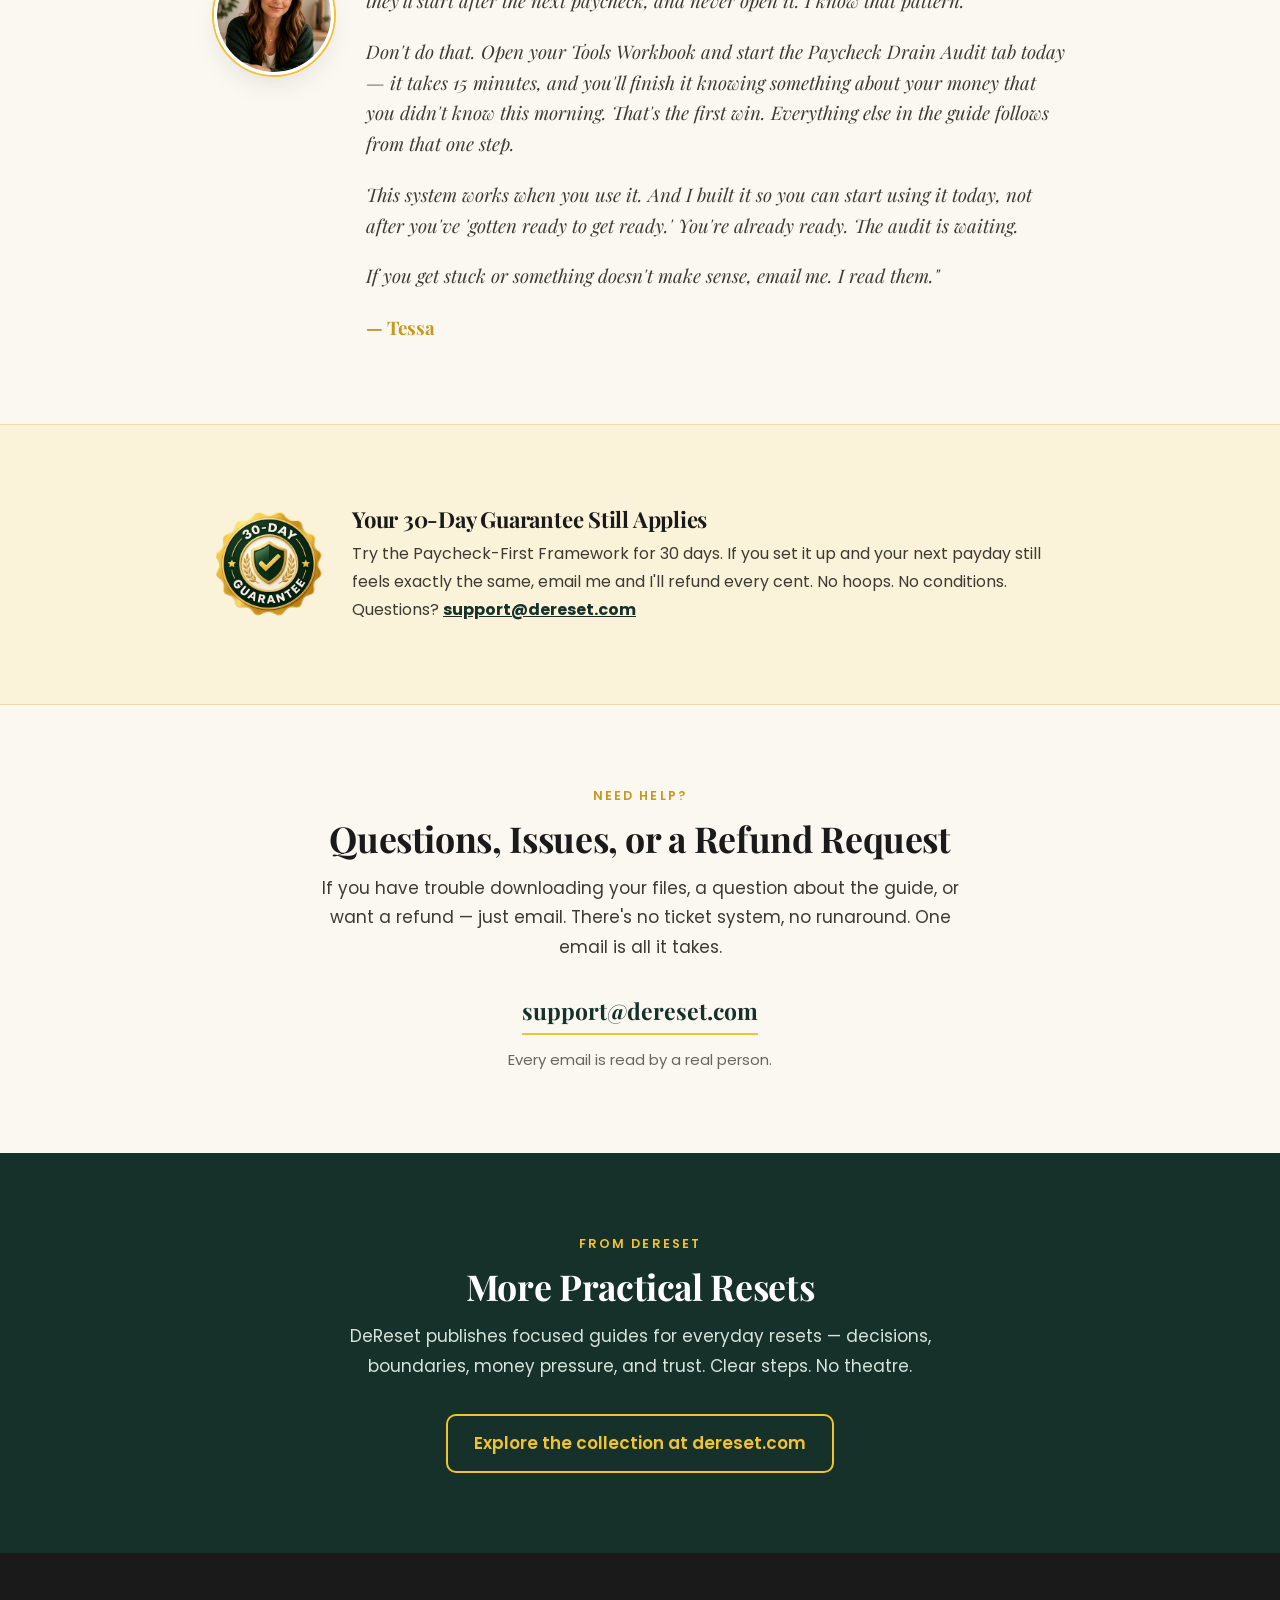
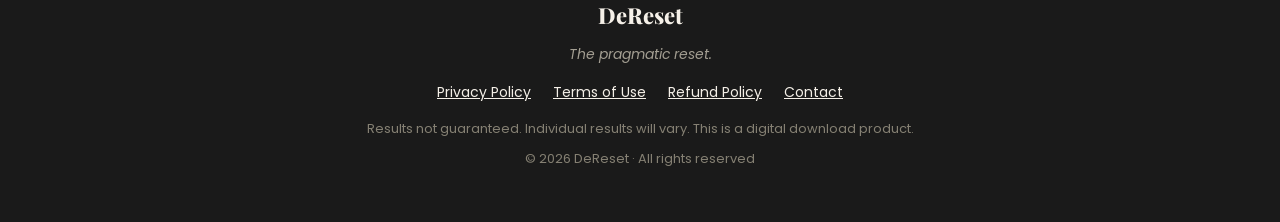
<file: thank-you.html>
<!DOCTYPE html>
<html lang="en">
<head>
<meta charset="UTF-8">
<meta name="viewport" content="width=device-width, initial-scale=1.0">
<title>You're In — Why You're Always Broke (Even When You Make Money) | DeReset</title>
<meta name="robots" content="noindex">
<meta name="theme-color" content="#16302a">
<link href="https://fonts.googleapis.com" rel="preconnect">
<link crossorigin="" href="https://fonts.gstatic.com" rel="preconnect">
<link href="https://fonts.googleapis.com/css2?family=Playfair+Display:ital,wght@0,600;0,700;0,800;1,600&amp;family=Poppins:wght@400;500;600;700&amp;display=swap" rel="stylesheet">
<link href="styles/thank-you.css" rel="stylesheet">
</head>
<body>

<a class="skip-link" href="#main">Skip to content</a>

<header class="brand-bar">
  <div class="container brand-bar-inner">
    <a class="brand-mark" href="https://dereset.com/">DeReset</a>
    <span class="brand-tag">The pragmatic reset.</span>
  </div>
</header>

<main id="main">

<section id="ty-hero">
  <div class="container">
    <img class="hero-check" src="assets/icon-order-confirmed.webp" alt="Order confirmed — success checkmark" width="240" height="240">
    <p class="hero-eyebrow">Order Confirmed</p>
    <h1>You're In. Here's What To Do First.</h1>
    <p class="hero-sub">Your order is confirmed and your download is ready. The Paycheck-First Framework is yours — and your first step takes 15 minutes.</p>
    <div class="order-confirmation-box">
      <div class="order-item"><span class="order-label">Product</span><span class="order-value">Why You're Always Broke (Even When You Make Money)</span></div>
      <div class="order-item"><span class="order-label">Bonus</span><span class="order-value">The Paycheck Rescue Plan</span></div>
      <div class="order-item"><span class="order-label">Amount</span><span class="order-price">$27.00</span></div>
      <div class="order-item"><span class="order-label">Access</span><span class="order-value">Instant download — all files below</span></div>
    </div>
  </div>
</section>

<section id="ty-access" class="band band-paper">
  <div class="container">
    <p class="section-eyebrow">Your Downloads</p>
    <h2 class="section-title">Everything You Ordered — Right Here</h2>
    <p class="section-intro">Click below to download your guide, your bonus, and your tools workbook. Save them somewhere you'll find them — your phone, your desktop, or a folder you actually open.</p>

    <div class="download-block">
      <img class="dl-thumb" src="assets/core-guide-cover-mockup.webp" alt="Why You're Always Broke (Even When You Make Money) — product mockup" width="960" height="1200">
      <div class="dl-info">
        <p class="dl-title">Why You're Always Broke (Even When You Make Money)</p>
        <p class="dl-desc">Complete guide — PDF, instant download</p>
      </div>
      <a href="https://gumroad.com/library" class="dl-btn">↓ Download Guide</a>
    </div>

    <div class="download-block">
      <img class="dl-thumb" src="assets/bonus-rescue-plan-mockup.webp" alt="The Paycheck Rescue Plan — bonus mockup" width="720" height="900">
      <div class="dl-info">
        <p class="dl-title">The Paycheck Rescue Plan <span class="tag">BONUS</span></p>
        <p class="dl-desc">What To Do When Something Unexpected Hits — PDF + reference card</p>
      </div>
      <a href="https://gumroad.com/library" class="dl-btn dl-btn-secondary">↓ Download Bonus</a>
    </div>

    <div class="download-block">
      <img class="dl-thumb dl-thumb-wide" src="assets/tools-workbook-flatlay.webp" alt="Tools workbook — one file, four tabs" width="1717" height="916">
      <div class="dl-info">
        <p class="dl-title">Your Tools Workbook <span class="tag">1 FILE · 4 TABS</span></p>
        <p class="dl-desc">One Excel workbook — every tool lives in its own tab, ready to use</p>
        <ul class="workbook-tabs-list">
          <li><span class="tab-name">Tab 1 — Paycheck Drain Audit:</span> the 15-minute exercise. Start here.</li>
          <li><span class="tab-name">Tab 2 — Paycheck-First Calculator:</span> your one-time routing setup.</li>
          <li><span class="tab-name">Tab 3 — 30/60/90 Day Cushion Tracker:</span> watch your cushion grow.</li>
          <li><span class="tab-name">Tab 4 — 5-Minute Weekly Check Card:</span> three questions, once a week.</li>
        </ul>
      </div>
      <a href="https://gumroad.com/library" class="dl-btn">↓ Download Workbook</a>
    </div>

    <p class="confirm-note">A confirmation email with your download links is also on its way to the email address you used at checkout. Check your spam folder if you don't see it within a few minutes. Your files also stay in your Gumroad Library, so you can download them again anytime.</p>
  </div>
</section>

<section id="ty-start-here" class="band band-cream">
  <div class="container">
    <p class="section-eyebrow">Start Here</p>
    <h2 class="section-title">Three Steps. In This Order.</h2>
    <p class="section-intro">Most people download something and set it aside. Don't do that. Here's the only sequence that matters:</p>

    <div class="start-step">
      <div class="step-number">1</div>
      <div class="step-body">
        <h3 class="step-title">Complete the Paycheck Drain Audit — today or tomorrow</h3>
        <p class="step-desc">Open your Tools Workbook (download it above) and go to the Paycheck Drain Audit tab — the first tab in the workbook. This takes 15 minutes. You'll answer a few specific questions about where your money goes and finish knowing your single biggest cash leak — with a number attached to it. Do this before your next payday if you can.</p>
        <p class="step-callout">You don't need to fix anything yet. Just find the leak. Clarity comes before the plan.</p>
      </div>
    </div>

    <div class="start-step">
      <div class="step-number">2</div>
      <div class="step-body">
        <h3 class="step-title">Build your routing plan with the Paycheck-First Calculator</h3>
        <p class="step-desc">Once you've done the audit, move to the Paycheck-First Calculator tab in the same workbook. This is the one-time setup — budget about an hour, ideally before your next payday. You'll enter your actual obligations and build a routing plan that tells your money where to go the moment it arrives, before anything else has a chance to interrupt it. Set it up once, and the system runs itself.</p>
        <p class="step-callout">If something unexpected comes up mid-cycle before you've set it up — open The Paycheck Rescue Plan bonus first. It's built for exactly that situation.</p>
      </div>
    </div>

    <div class="start-step">
      <div class="step-number">3</div>
      <div class="step-body">
        <h3 class="step-title">Start the 30/60/90 Day Cushion Tracker on your next payday</h3>
        <p class="step-desc">After your routing plan is set up, open the Tracker tab on your next payday. You're watching one number: your cushion balance. Not every transaction. Not a detailed budget. Just that one number, moving in the right direction, one payday at a time. The 5-Minute Weekly Check Card tab keeps you on track between paydays — three questions, five minutes.</p>
      </div>
    </div>
  </div>
</section>

<section id="ty-creator-message" class="band band-paper">
  <div class="container">
    <p class="section-eyebrow">A Note From Tessa</p>
    <div class="creator-message-block">
      <img class="creator-photo" src="assets/creator-tessa.webp" alt="Photo of Tessa" width="440" height="440">
      <div>
        <p class="creator-quote">"You made a good call. The thing most people do is download something, tell themselves they'll start after the next paycheck, and never open it. I know that pattern.</p>
        <p class="creator-quote">Don't do that. Open your Tools Workbook and start the Paycheck Drain Audit tab today — it takes 15 minutes, and you'll finish it knowing something about your money that you didn't know this morning. That's the first win. Everything else in the guide follows from that one step.</p>
        <p class="creator-quote">This system works when you use it. And I built it so you can start using it today, not after you've 'gotten ready to get ready.' You're already ready. The audit is waiting.</p>
        <p class="creator-quote">If you get stuck or something doesn't make sense, email me. I read them."</p>
        <p class="creator-sig">— Tessa</p>
      </div>
    </div>
  </div>
</section>

<section id="ty-guarantee-reminder" class="band band-gold">
  <div class="container">
    <div class="guarantee-reminder-inner">
      <img class="guarantee-seal" src="assets/guarantee-seal-30-day.webp" alt="30-day money-back guarantee badge" width="360" height="360">
      <div class="guarantee-reminder-text">
        <h3>Your 30-Day Guarantee Still Applies</h3>
        <p>Try the Paycheck-First Framework for 30 days. If you set it up and your next payday still feels exactly the same, email me and I'll refund every cent. No hoops. No conditions. Questions? <a href="mailto:support@dereset.com">support@dereset.com</a></p>
      </div>
    </div>
  </div>
</section>

<section id="ty-support" class="band band-paper">
  <div class="container center">
    <p class="section-eyebrow">Need Help?</p>
    <h2 class="section-title">Questions, Issues, or a Refund Request</h2>
    <p class="section-intro">If you have trouble downloading your files, a question about the guide, or want a refund — just email. There's no ticket system, no runaround. One email is all it takes.</p>
    <a href="mailto:support@dereset.com" class="support-email-link">support@dereset.com</a>
    <p class="support-note">Every email is read by a real person.</p>
  </div>
</section>

<section id="ty-more" class="band band-dark">
  <div class="container center">
    <p class="section-eyebrow eyebrow-gold">From DeReset</p>
    <h2 class="section-title">More Practical Resets</h2>
    <p class="section-intro">DeReset publishes focused guides for everyday resets — decisions, boundaries, money pressure, and trust. Clear steps. No theatre.</p>
    <a class="ghost-btn" href="https://dereset.com/">Explore the collection at dereset.com</a>
  </div>
</section>

</main>

<footer class="site-footer">
  <div class="container">
    <p class="footer-brand"><a href="https://dereset.com/">DeReset</a></p>
    <p class="footer-tag">The pragmatic reset.</p>
    <nav class="footer-links" aria-label="Legal">
      <a href="https://dereset.com/privacy">Privacy Policy</a>
      <a href="https://dereset.com/terms">Terms of Use</a>
      <a href="https://dereset.com/terms">Refund Policy</a>
      <a href="https://dereset.com/contact">Contact</a>
    </nav>
    <p class="footer-fine">Results not guaranteed. Individual results will vary. This is a digital download product.</p>
    <p class="footer-fine">© 2026 DeReset · All rights reserved</p>
  </div>
</footer>

</body>
</html>
</file>
<file: styles/sales.css>
/* ============================================================
   PR-001 · Why You're Always Broke — sales page
   DeReset brand system (BR-001): gold #f0c234 · cream #f5f0e8 · charcoal #1a1a1a,
   Playfair Display (display) + Poppins (body). Vertical: Finance. Product tone: forest green,
   taken from the product's own cover art.
   ============================================================ */
:root {
  --gold: #f0c234;
  --gold-deep: #c8971f;
  --gold-pale: #fbf3d9;
  --cream: #f5f0e8;
  --paper: #fbf8f2;
  --charcoal: #1a1a1a;
  --ink-soft: #3d3a33;
  --muted: #6b665b;
  /* ---- VERTICAL / PRODUCT THEME: override these per product ---- */
  --tone: #16302a;        /* hero, dark bands, step numbers */
  --tone-2: #1f4034;
  --tone-deep: #112620;   /* gradient end */
  --tone-text: #d6e4da;   /* body text on tone */
  --tone-bright: #eef3ef; /* emphasis text on tone */
  --tone-soft: #b7cdbf;   /* italic/intro text on tone */
  --tone-muted: #9fb8a8;  /* small print on tone */
  --line: #e4dccb;
  --font-display: 'Playfair Display', Georgia, 'Times New Roman', serif;
  --font-body: 'Poppins', 'Segoe UI', Arial, sans-serif;
  --radius: 12px;
  --shadow: 0 1px 2px rgba(26,26,26,.05), 0 12px 32px -12px rgba(26,26,26,.18);
}

*, *::before, *::after { box-sizing: border-box; margin: 0; padding: 0; }
html { font-size: 16px; -webkit-text-size-adjust: 100%; }
body {
  background: var(--paper);
  color: var(--charcoal);
  font-family: var(--font-body);
  font-size: 1rem;
  line-height: 1.75;
  -webkit-font-smoothing: antialiased;
}
img { display: block; max-width: 100%; height: auto; }
a { color: inherit; }
:focus-visible { outline: 2px solid var(--gold); outline-offset: 2px; }

.skip-link { position: absolute; left: -9999px; top: 0; background: var(--gold); color: var(--charcoal); padding: 8px 14px; z-index: 10; }
.skip-link:focus { left: 12px; top: 12px; }

/* ---------- Layout ---------- */
.container { max-width: 1040px; margin: 0 auto; padding: 0 24px; }
.narrow { max-width: 720px; }
.band { padding: 72px 0; }
.band-cream { background: var(--cream); }
.band-paper { background: var(--paper); }
.band-dark { background: var(--tone); color: var(--tone-text); }
.center { text-align: center; }
.center-block { text-align: center; }

/* ---------- Typography ---------- */
h1, h2, h3 { font-family: var(--font-display); color: var(--charcoal); letter-spacing: -0.01em; }
h1 { font-size: 2.35rem; line-height: 1.12; font-weight: 800; margin-bottom: 18px; }
h1 .h1-sub { display: block; font-style: italic; font-weight: 600; font-size: .62em; margin-top: 8px; color: var(--gold); }
h2 { font-size: 1.85rem; line-height: 1.2; font-weight: 700; margin-bottom: 22px; }
h3 { font-size: 1.3rem; line-height: 1.3; font-weight: 700; margin-bottom: 6px; }
p { margin-bottom: 1.05em; }
p:last-child { margin-bottom: 0; }
strong { font-weight: 600; }
del { color: #9a9486; }

.eyebrow {
  font-family: var(--font-body);
  font-size: .74rem;
  font-weight: 600;
  letter-spacing: .16em;
  text-transform: uppercase;
  color: var(--gold-deep);
  margin-bottom: 12px;
}
.eyebrow em { font-style: normal; }
.eyebrow-gold { color: var(--gold); }

.prose .lead { font-family: var(--font-display); font-size: 1.45rem; font-weight: 700; line-height: 1.3; }
.pull {
  font-family: var(--font-display);
  font-size: 1.3rem;
  font-style: italic;
  line-height: 1.45;
  border-left: 3px solid var(--gold);
  padding: 4px 0 4px 20px;
  margin: 1.6em 0;
}
.callout {
  background: var(--gold-pale);
  border: 1px solid #efdca0;
  border-radius: var(--radius);
  padding: 22px 24px;
  margin-top: 1.6em;
}

/* ---------- Brand bar ---------- */
.brand-bar { background: var(--tone); border-bottom: 1px solid rgba(240,194,52,.25); }
.brand-bar-inner { display: flex; align-items: baseline; justify-content: space-between; gap: 16px; padding-top: 14px; padding-bottom: 14px; }
.brand-mark { font-family: var(--font-display); font-weight: 800; font-size: 1.35rem; color: var(--cream); text-decoration: none; letter-spacing: -.01em; }
.brand-mark::first-letter { color: var(--gold); }
.brand-tag { font-size: .78rem; color: var(--tone-muted); font-style: italic; }

/* ---------- CTA ---------- */
.cta-btn {
  display: block;
  background: linear-gradient(180deg, var(--gold) 0%, #e2ad22 100%);
  color: var(--charcoal);
  text-align: center;
  text-decoration: none;
  font-family: var(--font-body);
  font-size: 1.08rem;
  font-weight: 700;
  letter-spacing: .02em;
  line-height: 1.3;
  padding: 18px 28px;
  min-height: 48px;
  border-radius: 10px;
  margin: 28px 0 12px;
  box-shadow: 0 10px 24px -10px rgba(200,151,31,.8), inset 0 -2px 0 rgba(0,0,0,.08);
  transition: transform .15s ease, box-shadow .15s ease;
}
.cta-btn:hover { transform: translateY(-1px); box-shadow: 0 14px 28px -10px rgba(200,151,31,.9), inset 0 -2px 0 rgba(0,0,0,.08); }
.cta-btn-sub { text-align: center; font-size: .82rem; color: var(--muted); }
.band-dark .cta-btn-sub, .hero .cta-btn-sub { color: var(--tone-muted); }

/* ---------- Hero ---------- */
.hero {
  background:
    radial-gradient(120% 80% at 100% 0%, rgba(240,194,52,.10) 0%, rgba(240,194,52,0) 55%),
    linear-gradient(180deg, var(--tone) 0%, var(--tone-deep) 100%);
  color: var(--tone-text);
  padding: 56px 0 64px;
}
.hero h1 { color: #fff; }
.hero-grid { display: grid; gap: 36px; }
.subheadline { font-size: 1.08rem; color: var(--tone-bright); font-weight: 500; line-height: 1.55; margin-bottom: 14px; }
.intro-copy { color: var(--tone-soft); font-style: italic; }
.hero-media { border-radius: 14px; overflow: hidden; border: 1px solid rgba(240,194,52,.35); box-shadow: 0 24px 60px -20px rgba(0,0,0,.6); }
.hero-media img { width: 100%; }

/* ---------- Trust strip ---------- */
.trust-strip { background: var(--charcoal); color: var(--cream); }
.trust-list { list-style: none; display: grid; grid-template-columns: 1fr 1fr; gap: 10px 18px; padding-top: 16px; padding-bottom: 16px; font-size: .8rem; font-weight: 500; }
.trust-list li { display: flex; align-items: center; gap: 8px; }
.trust-icon { display: inline-grid; place-items: center; width: 20px; height: 20px; flex-shrink: 0; border-radius: 50%; background: var(--gold); color: var(--charcoal); font-size: .7rem; font-weight: 700; }

/* ---------- Mechanism (dark) ---------- */
.band-dark h2 { color: #fff; }
.big-question {
  font-family: var(--font-display);
  font-size: 1.6rem;
  line-height: 1.35;
  color: #fff;
  margin: 1.4em 0;
}
.big-question strong { font-weight: 700; color: var(--gold); }

/* ---------- Solution ---------- */
.solution-grid { display: grid; gap: 32px; align-items: center; }
.solution-media { max-width: 360px; margin: 0 auto; }
.solution-media img { border-radius: 10px; box-shadow: var(--shadow); }
.solution-summary { font-size: 1.05rem; border-left: 3px solid var(--gold); padding-left: 18px; }

/* ---------- Steps ---------- */
.steps { display: grid; gap: 20px; margin-top: 12px; }
.step-card {
  background: #fff;
  border: 1px solid var(--line);
  border-radius: var(--radius);
  padding: 28px 26px;
  box-shadow: var(--shadow);
  font-size: .95rem;
}
.step-icon { width: 64px; height: 64px; margin-bottom: 14px; }
.step-label { font-size: .72rem; font-weight: 700; letter-spacing: .14em; text-transform: uppercase; color: var(--gold-deep); margin-bottom: 4px; }
.step-sub { font-family: var(--font-display); font-style: italic; color: var(--muted); font-size: 1.02rem; }

/* ---------- Tools ---------- */
.tools-grid { display: grid; gap: 32px; align-items: center; }
.tools-list { list-style: none; margin: 8px 0 22px; }
.tools-list li { position: relative; padding: 12px 0 12px 34px; border-bottom: 1px solid var(--line); font-size: .95rem; }
.tools-list li:last-child { border-bottom: none; }
.tools-list li::before {
  content: "✓";
  position: absolute; left: 0; top: 13px;
  width: 22px; height: 22px; border-radius: 50%;
  background: var(--tone); color: var(--gold);
  font-size: .72rem; font-weight: 700; line-height: 22px; text-align: center;
}
.note { color: var(--muted); font-size: .92rem; }
.tools-media img { border-radius: var(--radius); box-shadow: var(--shadow); }

/* ---------- Creator ---------- */
.creator-intro { display: flex; flex-direction: column; gap: 20px; align-items: flex-start; margin-bottom: 1.2em; }
.creator-photo { width: 160px; height: 160px; border-radius: 50%; object-fit: cover; border: 4px solid #fff; box-shadow: 0 0 0 2px var(--gold), var(--shadow); }
.signoff { font-family: var(--font-display); font-size: 1.25rem; margin-top: 1.4em; }
.signature { font-family: var(--font-display); font-style: italic; color: var(--gold-deep); font-size: 1.15rem; }

/* ---------- Offer ---------- */
.offer-card {
  max-width: 760px;
  margin: 0 auto;
  background: #fff;
  border: 1px solid var(--line);
  border-top: 4px solid var(--gold);
  border-radius: var(--radius);
  padding: 36px 22px;
  box-shadow: var(--shadow);
}
.offer-hero { margin: 8px 0 24px; }
.offer-hero img { border-radius: 10px; }
.offer-items { display: grid; gap: 16px; margin-bottom: 20px; }
.offer-item { display: flex; gap: 16px; align-items: flex-start; padding: 16px; background: var(--paper); border: 1px solid var(--line); border-radius: 10px; font-size: .95rem; }
.offer-thumb { width: 64px; flex-shrink: 0; border-radius: 4px; box-shadow: 0 4px 10px -4px rgba(0,0,0,.35); }
.offer-item p { margin-bottom: .3em; }
.offer-item-title { font-family: var(--font-display); font-size: 1.05rem; }
.bonus-label { font-weight: 700; color: var(--tone); letter-spacing: .02em; }
.bonus-sub { font-style: italic; color: var(--muted); }
.offer-table { width: 100%; border-collapse: collapse; margin: 8px 0 8px; font-size: .95rem; }
.offer-table td { padding: 12px 10px; border-bottom: 1px solid var(--line); }
.offer-table td:last-child { text-align: right; white-space: nowrap; }
.offer-table .value-row td { color: var(--muted); }
.offer-table .total-row td { font-family: var(--font-display); font-weight: 800; font-size: 1.3rem; color: var(--charcoal); background: var(--gold-pale); border-bottom: none; border-top: 2px solid var(--gold); }

/* ---------- Guarantee ---------- */
.guarantee-box {
  text-align: center;
  background: #fff;
  border: 1px solid var(--line);
  border-radius: var(--radius);
  padding: 40px 24px;
  box-shadow: var(--shadow);
}
.guarantee-seal { width: 150px; height: 150px; margin: 0 auto 20px; }
.guarantee-box p { max-width: 540px; margin-left: auto; margin-right: auto; }
.guarantee-contact { font-size: .9rem; color: var(--muted); margin-top: 1em; }
.guarantee-contact a { color: var(--tone); font-weight: 600; }

/* ---------- FAQ ---------- */
.faq { display: grid; gap: 14px; margin-top: 8px; }
.objection { background: #fff; border: 1px solid var(--line); border-left: 4px solid var(--tone); border-radius: 10px; padding: 20px 22px; font-size: .95rem; }
.objection-q { font-family: var(--font-display); font-weight: 700; font-size: 1.12rem; color: var(--charcoal); margin-bottom: 8px; }
.objection p { color: var(--ink-soft); }

/* ---------- Closing ---------- */
#cta-close { background: radial-gradient(90% 70% at 50% 0%, rgba(240,194,52,.12) 0%, rgba(240,194,52,0) 60%), var(--tone); }
#cta-close .signoff { color: #fff; }

/* ---------- Footer ---------- */
.site-footer { background: var(--charcoal); color: #a39e92; padding: 44px 0; text-align: center; font-size: .82rem; line-height: 1.7; }
.site-footer p { margin-bottom: 8px; }
.site-footer a { color: var(--cream); }
.footer-brand a { font-family: var(--font-display); font-weight: 800; font-size: 1.3rem; text-decoration: none; }
.footer-tag { font-style: italic; }
.footer-links { display: flex; flex-wrap: wrap; justify-content: center; gap: 6px 22px; margin: 14px 0; }
.footer-fine { max-width: 620px; margin-left: auto; margin-right: auto; color: #858073; font-size: .76rem; }

/* ---------- Shared extension components (kit) ---------- */
.figure-wide { margin: 28px 0; }
.figure-wide img { width: 100%; border-radius: var(--radius); box-shadow: var(--shadow); }
.figure-wide figcaption { font-size: .82rem; color: var(--muted); text-align: center; margin-top: 10px; }
.band-dark .figure-wide figcaption { color: var(--tone-muted); }
.two-col { display: grid; gap: 32px; align-items: center; }
.card { background: #fff; border: 1px solid var(--line); border-radius: var(--radius); padding: 24px 22px; box-shadow: var(--shadow); }
.fit-grid { display: grid; gap: 18px; }
.fit-list { list-style: none; }
.fit-list li { position: relative; padding: 9px 0 9px 32px; border-bottom: 1px solid var(--line); font-size: .95rem; }
.fit-list li:last-child { border-bottom: none; }
.fit-list li::before { content: "✓"; position: absolute; left: 0; top: 10px; width: 22px; height: 22px; border-radius: 50%; background: var(--tone); color: var(--gold); font-size: .72rem; font-weight: 700; line-height: 22px; text-align: center; }
.fit-list.fit-no li::before { content: "✕"; background: #ece6da; color: var(--muted); }
.numbered { list-style: none; counter-reset: n; margin: 12px 0 20px; }
.numbered li { counter-increment: n; position: relative; padding: 10px 0 10px 46px; }
.numbered li::before { content: counter(n); position: absolute; left: 0; top: 8px; width: 32px; height: 32px; border-radius: 50%; background: var(--tone); color: var(--gold); font-family: var(--font-display); font-weight: 700; line-height: 32px; text-align: center; }
.check-list { list-style: none; margin: 8px 0 20px; }
.check-list li { position: relative; padding: 8px 0 8px 30px; }
.check-list li::before { content: "✓"; position: absolute; left: 0; top: 9px; width: 20px; height: 20px; border-radius: 50%; background: var(--gold); color: var(--charcoal); font-size: .66rem; font-weight: 700; line-height: 20px; text-align: center; }
.band-dark .check-list li::before { background: var(--gold); }
.quote-card { font-family: var(--font-display); font-style: italic; font-size: 1.25rem; line-height: 1.5; background: #fff; border-left: 4px solid var(--gold); border-radius: 0 var(--radius) var(--radius) 0; padding: 20px 24px; margin: 1.4em 0; box-shadow: var(--shadow); }
.text-link { color: var(--tone); font-weight: 600; text-decoration: underline; text-underline-offset: 3px; }
.band-dark .text-link { color: var(--gold); }

/* ---------- Tablet ---------- */
@media (min-width: 768px) {
  h1 { font-size: 2.9rem; }
  h2 { font-size: 2.15rem; }
  .band { padding: 88px 0; }
  .trust-list { grid-template-columns: repeat(4, auto); justify-content: center; gap: 12px 32px; }
  .steps { grid-template-columns: 1fr; }
  .creator-intro { flex-direction: row; align-items: center; gap: 28px; }
  .creator-photo { width: 180px; height: 180px; flex-shrink: 0; }
  .offer-card { padding: 44px 44px; }
  .offer-items { grid-template-columns: 1fr 1fr; }
  .cta-btn { display: table; margin-left: auto; margin-right: auto; min-width: 380px; }
  .guarantee-box { padding: 48px 48px; }
}

/* ---------- Laptop ---------- */
@media (min-width: 1024px) {
  .two-col { grid-template-columns: 1fr 1fr; gap: 48px; }
  .fit-grid { grid-template-columns: 1fr 1fr; }
  .hero { padding: 72px 0 80px; }
  .hero-grid { grid-template-columns: 1.05fr 1fr; align-items: center; gap: 48px; }
  .hero .cta-btn { margin-left: 0; }
  .hero .cta-btn-sub { text-align: left; }
  .solution-grid { grid-template-columns: 300px 1fr; gap: 48px; }
  .solution-media { margin: 0; }
  .steps { grid-template-columns: repeat(3, 1fr); }
  .tools-grid { grid-template-columns: 1fr 1.1fr; gap: 48px; }
}

/* ============================================================
   DESKTOP LAYOUT — Decision 014. ≥1280px only; phones and tablets unchanged.
   Type is rem-based, so it scales with the root size.
   ============================================================ */
@media (min-width: 1280px) {
  html { font-size: 17px; }
  .container { max-width: 1120px; }
  .narrow { max-width: 780px; }
}
@media (min-width: 1440px) {
  html { font-size: 18px; }
  .container { max-width: 1180px; }
  .narrow { max-width: 820px; }
}

@media (prefers-reduced-motion: reduce) {
  .cta-btn { transition: none; }
  .cta-btn:hover { transform: none; }
}
</file>
<file: styles/thank-you.css>
/* ============================================================
   PR-001 · Why You're Always Broke — Thank-You page
   DeReset brand system (BR-001). Vertical: Finance (forest tone, Playfair Display). Shares tokens with sales.css.
   ============================================================ */
:root {
  --gold: #f0c234;
  --gold-deep: #c8971f;
  --gold-pale: #fbf3d9;
  --cream: #f5f0e8;
  --paper: #fbf8f2;
  --charcoal: #1a1a1a;
  --ink-soft: #3d3a33;
  --muted: #6b665b;
  /* ---- VERTICAL / PRODUCT THEME: override these per product ---- */
  --tone: #16302a;        /* hero, dark bands, step numbers */
  --tone-2: #1f4034;
  --tone-deep: #112620;   /* gradient end */
  --tone-text: #d6e4da;   /* body text on tone */
  --tone-bright: #eef3ef; /* emphasis text on tone */
  --tone-soft: #b7cdbf;   /* italic/intro text on tone */
  --tone-muted: #9fb8a8;  /* small print on tone */
  --line: #e4dccb;
  --font-display: 'Playfair Display', Georgia, 'Times New Roman', serif;
  --font-body: 'Poppins', 'Segoe UI', Arial, sans-serif;
  --radius: 12px;
  --shadow: 0 1px 2px rgba(26,26,26,.05), 0 12px 32px -12px rgba(26,26,26,.18);
}

*, *::before, *::after { box-sizing: border-box; margin: 0; padding: 0; }
html { font-size: 16px; -webkit-text-size-adjust: 100%; }
body {
  background: var(--paper);
  color: var(--charcoal);
  font-family: var(--font-body);
  font-size: 1rem;
  line-height: 1.75;
  -webkit-font-smoothing: antialiased;
}
img { display: block; max-width: 100%; height: auto; }
a { color: inherit; }
:focus-visible { outline: 2px solid var(--gold); outline-offset: 2px; }

.skip-link { position: absolute; left: -9999px; top: 0; background: var(--gold); color: var(--charcoal); padding: 8px 14px; z-index: 10; }
.skip-link:focus { left: 12px; top: 12px; }

/* ---------- Layout ---------- */
.container { max-width: 820px; margin: 0 auto; padding: 0 24px; }
.narrow { max-width: 720px; }
.band { padding: 72px 0; }
.band-cream { background: var(--cream); }
.band-paper { background: var(--paper); }
.band-dark { background: var(--tone); color: var(--tone-text); }
.center { text-align: center; }
.center-block { text-align: center; }

/* ---------- Typography ---------- */
h1, h2, h3 { font-family: var(--font-display); color: var(--charcoal); letter-spacing: -0.01em; }
h1 { font-size: 2.35rem; line-height: 1.12; font-weight: 800; margin-bottom: 18px; }
h1 .h1-sub { display: block; font-style: italic; font-weight: 600; font-size: .62em; margin-top: 8px; color: var(--gold); }
h2 { font-size: 1.85rem; line-height: 1.2; font-weight: 700; margin-bottom: 22px; }
h3 { font-size: 1.3rem; line-height: 1.3; font-weight: 700; margin-bottom: 6px; }
p { margin-bottom: 1.05em; }
p:last-child { margin-bottom: 0; }
strong { font-weight: 600; }
del { color: #9a9486; }

.eyebrow {
  font-family: var(--font-body);
  font-size: .74rem;
  font-weight: 600;
  letter-spacing: .16em;
  text-transform: uppercase;
  color: var(--gold-deep);
  margin-bottom: 12px;
}
.eyebrow em { font-style: normal; }
.eyebrow-gold { color: var(--gold); }

.prose .lead { font-family: var(--font-display); font-size: 1.45rem; font-weight: 700; line-height: 1.3; }
.pull {
  font-family: var(--font-display);
  font-size: 1.3rem;
  font-style: italic;
  line-height: 1.45;
  border-left: 3px solid var(--gold);
  padding: 4px 0 4px 20px;
  margin: 1.6em 0;
}
.callout {
  background: var(--gold-pale);
  border: 1px solid #efdca0;
  border-radius: var(--radius);
  padding: 22px 24px;
  margin-top: 1.6em;
}

/* ---------- Brand bar ---------- */
.brand-bar { background: var(--tone); border-bottom: 1px solid rgba(240,194,52,.25); }
.brand-bar-inner { display: flex; align-items: baseline; justify-content: space-between; gap: 16px; padding-top: 14px; padding-bottom: 14px; }
.brand-mark { font-family: var(--font-display); font-weight: 800; font-size: 1.35rem; color: var(--cream); text-decoration: none; letter-spacing: -.01em; }
.brand-mark::first-letter { color: var(--gold); }
.brand-tag { font-size: .78rem; color: var(--tone-muted); font-style: italic; }

.band-gold { background: var(--gold-pale); border-top: 1px solid #efdca0; border-bottom: 1px solid #efdca0; }
.band-dark .section-title { color: #fff; }
.band-dark .section-eyebrow { color: var(--gold); }
.band-dark .section-intro { color: var(--tone-text); }

/* ---------- Hero ---------- */
#ty-hero {
  background:
    radial-gradient(100% 80% at 50% 0%, rgba(240,194,52,.12) 0%, rgba(240,194,52,0) 60%),
    linear-gradient(180deg, var(--tone) 0%, var(--tone-deep) 100%);
  color: var(--tone-text);
  text-align: center;
  padding: 56px 0 60px;
}
.hero-check { width: 96px; height: 96px; margin: 0 auto 20px; filter: drop-shadow(0 10px 24px rgba(0,0,0,.35)); }
.hero-eyebrow { font-size: .78rem; font-weight: 600; letter-spacing: .16em; text-transform: uppercase; color: var(--gold); margin-bottom: 12px; }
#ty-hero h1 { color: #fff; font-size: 2.2rem; line-height: 1.15; font-weight: 800; margin-bottom: 16px; }
.hero-sub { font-size: 1.05rem; color: var(--tone-bright); max-width: 560px; margin: 0 auto 28px; line-height: 1.6; }
.order-confirmation-box {
  display: inline-block;
  text-align: left;
  background: rgba(255,255,255,.06);
  border: 1px solid rgba(240,194,52,.35);
  border-radius: var(--radius);
  padding: 18px 22px;
  font-size: .88rem;
  max-width: 100%;
}
.order-item { display: flex; gap: 14px; align-items: baseline; padding: 6px 0; border-bottom: 1px solid rgba(255,255,255,.08); }
.order-item:last-child { border-bottom: none; }
.order-label { color: var(--tone-muted); font-size: .74rem; letter-spacing: .08em; text-transform: uppercase; min-width: 64px; flex-shrink: 0; }
.order-value { color: #fff; font-weight: 600; }
.order-price { color: var(--gold); font-weight: 700; font-size: 1.05rem; }

/* ---------- Section heads ---------- */
.section-eyebrow { font-size: .74rem; font-weight: 600; letter-spacing: .16em; text-transform: uppercase; color: var(--gold-deep); margin-bottom: 10px; }
.section-title { font-size: 1.75rem; margin-bottom: 14px; }
.section-intro { color: var(--ink-soft); margin-bottom: 28px; max-width: 640px; }
.center .section-intro { margin-left: auto; margin-right: auto; }

/* ---------- Downloads ---------- */
.download-block {
  display: flex;
  flex-direction: column;
  gap: 16px;
  background: #fff;
  border: 1px solid var(--line);
  border-radius: var(--radius);
  padding: 22px;
  margin-bottom: 16px;
  box-shadow: var(--shadow);
}
.dl-thumb { width: 64px; border-radius: 4px; box-shadow: 0 4px 10px -4px rgba(0,0,0,.35); flex-shrink: 0; }
.dl-thumb-wide { width: 120px; }
.dl-info { flex: 1; }
.dl-title { font-family: var(--font-display); font-size: 1.12rem; font-weight: 700; margin-bottom: 2px; }
.dl-desc { font-size: .88rem; color: var(--muted); }
.tag { display: inline-block; font-family: var(--font-body); font-size: .66rem; font-weight: 700; letter-spacing: .08em; color: var(--tone); background: var(--gold-pale); border: 1px solid #efdca0; border-radius: 999px; padding: 1px 9px; margin-left: 6px; vertical-align: 2px; }
.dl-btn {
  display: block;
  text-align: center;
  background: linear-gradient(180deg, var(--gold) 0%, #e2ad22 100%);
  color: var(--charcoal);
  text-decoration: none;
  font-weight: 700;
  font-size: .92rem;
  padding: 12px 20px;
  min-height: 46px;
  border-radius: 8px;
  white-space: nowrap;
  box-shadow: 0 8px 18px -10px rgba(200,151,31,.9);
}
.dl-btn-secondary { background: #fff; color: var(--tone); border: 2px solid var(--tone); box-shadow: none; }
.workbook-tabs-list { list-style: none; margin-top: 10px; }
.workbook-tabs-list li { position: relative; font-size: .86rem; color: var(--ink-soft); padding: 4px 0 4px 18px; }
.workbook-tabs-list li::before { content: "▸"; position: absolute; left: 0; color: var(--gold-deep); }
.tab-name { font-weight: 600; color: var(--charcoal); }
.confirm-note { font-size: .84rem; color: var(--muted); text-align: center; max-width: 640px; margin: 22px auto 0; }

/* ---------- Start here ---------- */
.start-step { display: flex; gap: 18px; align-items: flex-start; background: #fff; border: 1px solid var(--line); border-radius: var(--radius); padding: 22px; margin-bottom: 16px; box-shadow: var(--shadow); }
.step-number { width: 42px; height: 42px; flex-shrink: 0; display: grid; place-items: center; border-radius: 50%; background: var(--tone); color: var(--gold); font-family: var(--font-display); font-weight: 800; font-size: 1.1rem; }
.step-title { font-size: 1.15rem; margin-bottom: 8px; }
.step-desc { font-size: .94rem; color: var(--ink-soft); }
.step-callout { margin-top: 12px; background: var(--gold-pale); border-left: 3px solid var(--gold); border-radius: 0 8px 8px 0; padding: 10px 14px; font-family: var(--font-display); font-style: italic; font-size: .98rem; color: var(--ink-soft); }

/* ---------- Creator ---------- */
.creator-message-block { display: flex; flex-direction: column; gap: 20px; }
.creator-photo { width: 96px; height: 96px; border-radius: 50%; object-fit: cover; border: 3px solid #fff; box-shadow: 0 0 0 2px var(--gold), var(--shadow); flex-shrink: 0; }
.creator-quote { font-family: var(--font-display); font-style: italic; font-size: 1.1rem; line-height: 1.65; color: var(--ink-soft); }
.creator-sig { font-family: var(--font-display); font-weight: 700; color: var(--gold-deep); margin-top: 10px; font-size: 1.1rem; }

/* ---------- Guarantee ---------- */
.guarantee-reminder-inner { display: flex; flex-direction: column; align-items: center; text-align: center; gap: 18px; }
.guarantee-seal { width: 110px; height: 110px; flex-shrink: 0; }
.guarantee-reminder-text h3 { font-size: 1.3rem; margin-bottom: 6px; }
.guarantee-reminder-text p { font-size: .94rem; color: var(--ink-soft); }
.guarantee-reminder-text a { color: var(--tone); font-weight: 700; }

/* ---------- Support ---------- */
.support-email-link { display: inline-block; font-family: var(--font-display); font-weight: 700; font-size: 1.35rem; color: var(--tone); text-decoration: none; border-bottom: 2px solid var(--gold); padding-bottom: 2px; }
.support-note { font-size: .88rem; color: var(--muted); margin-top: 12px; }

/* ---------- More from DeReset ---------- */
.ghost-btn { display: inline-block; margin-top: 4px; padding: 13px 26px; border: 2px solid var(--gold); border-radius: 10px; color: var(--gold); font-weight: 600; text-decoration: none; }
.ghost-btn:hover { background: var(--gold); color: var(--charcoal); }

/* ---------- Footer ---------- */
.site-footer { background: var(--charcoal); color: #a39e92; padding: 44px 0; text-align: center; font-size: .82rem; line-height: 1.7; }
.site-footer p { margin-bottom: 8px; }
.site-footer a { color: var(--cream); }
.footer-brand a { font-family: var(--font-display); font-weight: 800; font-size: 1.3rem; text-decoration: none; }
.footer-tag { font-style: italic; }
.footer-links { display: flex; flex-wrap: wrap; justify-content: center; gap: 6px 22px; margin: 14px 0; }
.footer-fine { max-width: 620px; margin-left: auto; margin-right: auto; color: #858073; font-size: .76rem; }

/* ---------- Shared extension components (kit) ---------- */
.figure-wide { margin: 28px 0; }
.figure-wide img { width: 100%; border-radius: var(--radius); box-shadow: var(--shadow); }
.figure-wide figcaption { font-size: .82rem; color: var(--muted); text-align: center; margin-top: 10px; }
.band-dark .figure-wide figcaption { color: var(--tone-muted); }
.two-col { display: grid; gap: 32px; align-items: center; }
.card { background: #fff; border: 1px solid var(--line); border-radius: var(--radius); padding: 24px 22px; box-shadow: var(--shadow); }
.fit-grid { display: grid; gap: 18px; }
.fit-list { list-style: none; }
.fit-list li { position: relative; padding: 9px 0 9px 32px; border-bottom: 1px solid var(--line); font-size: .95rem; }
.fit-list li:last-child { border-bottom: none; }
.fit-list li::before { content: "✓"; position: absolute; left: 0; top: 10px; width: 22px; height: 22px; border-radius: 50%; background: var(--tone); color: var(--gold); font-size: .72rem; font-weight: 700; line-height: 22px; text-align: center; }
.fit-list.fit-no li::before { content: "✕"; background: #ece6da; color: var(--muted); }
.numbered { list-style: none; counter-reset: n; margin: 12px 0 20px; }
.numbered li { counter-increment: n; position: relative; padding: 10px 0 10px 46px; }
.numbered li::before { content: counter(n); position: absolute; left: 0; top: 8px; width: 32px; height: 32px; border-radius: 50%; background: var(--tone); color: var(--gold); font-family: var(--font-display); font-weight: 700; line-height: 32px; text-align: center; }
.check-list { list-style: none; margin: 8px 0 20px; }
.check-list li { position: relative; padding: 8px 0 8px 30px; }
.check-list li::before { content: "✓"; position: absolute; left: 0; top: 9px; width: 20px; height: 20px; border-radius: 50%; background: var(--gold); color: var(--charcoal); font-size: .66rem; font-weight: 700; line-height: 20px; text-align: center; }
.band-dark .check-list li::before { background: var(--gold); }
.quote-card { font-family: var(--font-display); font-style: italic; font-size: 1.25rem; line-height: 1.5; background: #fff; border-left: 4px solid var(--gold); border-radius: 0 var(--radius) var(--radius) 0; padding: 20px 24px; margin: 1.4em 0; box-shadow: var(--shadow); }
.text-link { color: var(--tone); font-weight: 600; text-decoration: underline; text-underline-offset: 3px; }
.band-dark .text-link { color: var(--gold); }

/* ---------- Tablet ---------- */
@media (min-width: 768px) {
  #ty-hero h1 { font-size: 2.8rem; }
  .section-title { font-size: 2.1rem; }
  .band { padding: 80px 0; }
  .download-block { flex-direction: row; align-items: center; gap: 22px; padding: 24px 28px; }
  .dl-btn { flex-shrink: 0; }
  .start-step { padding: 26px 28px; gap: 22px; }
  .creator-message-block { flex-direction: row; align-items: flex-start; gap: 32px; }
  .creator-photo { width: 120px; height: 120px; }
  .guarantee-reminder-inner { flex-direction: row; text-align: left; gap: 28px; }
}

@media (min-width: 1024px) {
  .two-col { grid-template-columns: 1fr 1fr; gap: 48px; }
  .fit-grid { grid-template-columns: 1fr 1fr; }
}

/* ============================================================
   DESKTOP LAYOUT — Decision 014. ≥1280px only; phones and tablets unchanged.
   Type is rem-based, so it scales with the root size.
   ============================================================ */
@media (min-width: 1280px) {
  html { font-size: 17px; }
  .container { max-width: 900px; }
}
@media (min-width: 1440px) {
  html { font-size: 18px; }
  .container { max-width: 960px; }
}
</file>
